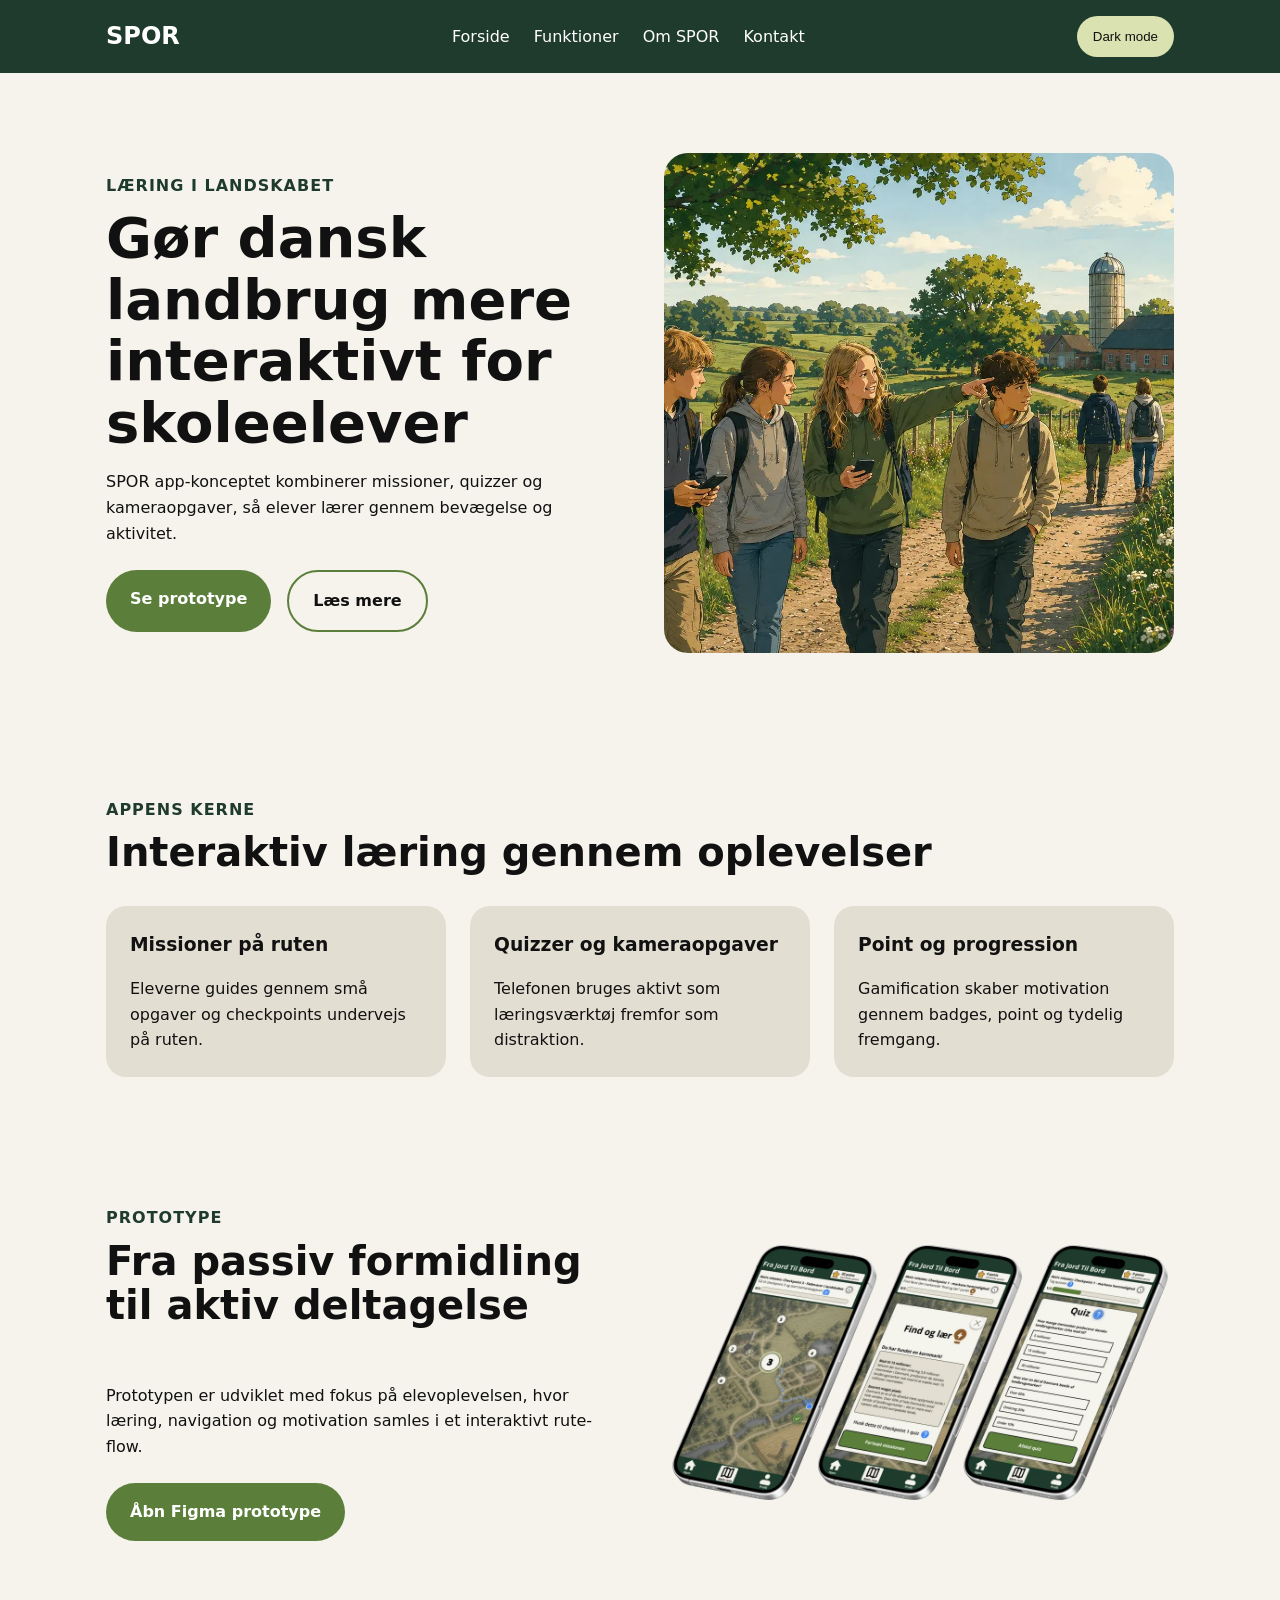
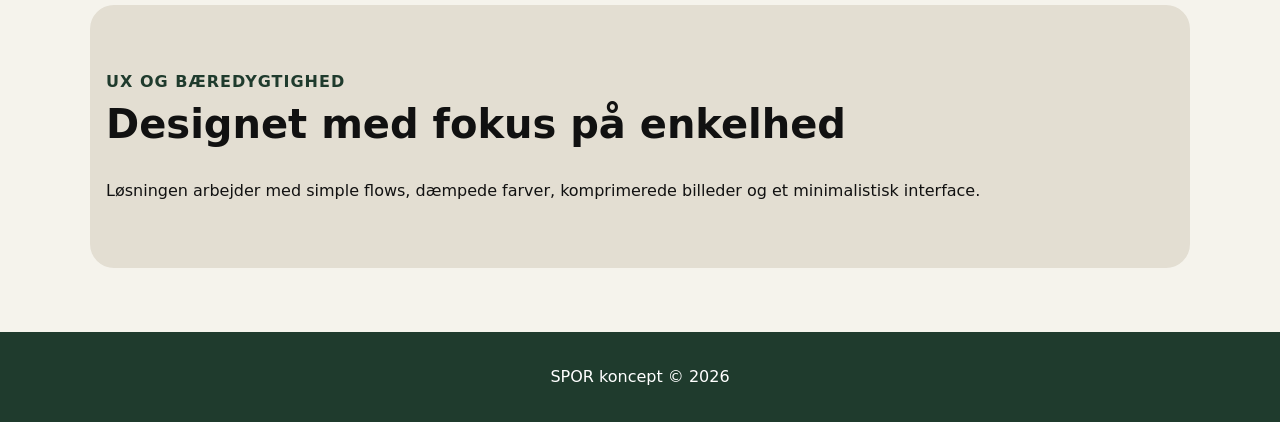
<file: Spor-landingpage-minify/index.html>
<!DOCTYPE html><html lang="da"><head><meta charset="UTF-8"><meta name="viewport" content="width=device-width,initial-scale=1"><meta name="description" content="SPOR er et interaktivt app-koncept der engagerer skoleelever i dansk landbrug gennem missioner, quizzer og læring i landskabet."><meta name="keywords" content="SPOR, UX design, dansk landbrug, læring, app, skoleelever, gamification"><meta name="author" content="Anton Panum Frees"><title>SPOR – Forside</title><link rel="stylesheet" href="style.css"><script src="script.js" defer="defer"></script></head><body><header class="header"><nav class="navbar"><a href="#" class="logo">SPOR</a><div class="navigation-links"><a href="index.html">Forside</a><a href="funktioner.html">Funktioner</a><a href="om-spor.html">Om SPOR</a><a href="kontakt.html">Kontakt</a></div><button class="tema-knap" id="tema-knap">Dark mode</button></nav></header><main><section class="forside"><div class="forside-tekst"><p class="lille-overskrift">Læring i landskabet</p><h1>Gør dansk landbrug mere interaktivt for skoleelever</h1><p class="forside-beskrivelse">SPOR app-konceptet kombinerer missioner, quizzer og kameraopgaver, så elever lærer gennem bevægelse og aktivitet.</p><div class="forside-knapper"><a href="https://www.figma.com/proto/ofaO7AwVZZghvjfAzsqQog/Eksamen-FINAL--design-?node-id=318-7901&viewport=-16473%2C-22818%2C0.53&t=eWBVIyCXeL3Astl9-1&scaling=scale-down&content-scaling=fixed&starting-point-node-id=318%3A7901&page-id=0%3A1" target="_blank" class="primaer-knap">Se prototype</a><a href="funktioner.html" class="sekundaer-knap">Læs mere</a></div></div><div class="forside-billede"><img src="billeder/Forside-billede.webp" alt="Skoleelever i naturen"></div></section><section id="funktioner" class="sektion"><div class="sektion-header"><p class="lille-overskrift">Appens kerne</p><h2>Interaktiv læring gennem oplevelser</h2></div><div class="funktion-grid"><article class="funktion-kort"><h3>Missioner på ruten</h3><p>Eleverne guides gennem små opgaver og checkpoints undervejs på ruten.</p></article><article class="funktion-kort"><h3>Quizzer og kameraopgaver</h3><p>Telefonen bruges aktivt som læringsværktøj fremfor som distraktion.</p></article><article class="funktion-kort"><h3>Point og progression</h3><p>Gamification skaber motivation gennem badges, point og tydelig fremgang.</p></article></div></section><section id="prototype" class="sektion prototype-sektion"><div><div class="sektion-header"><p class="lille-overskrift">Prototype</p><h2>Fra passiv formidling til aktiv deltagelse</h2></div><p>Prototypen er udviklet med fokus på elevoplevelsen, hvor læring, navigation og motivation samles i et interaktivt rute-flow.</p><a href="https://www.figma.com/proto/ofaO7AwVZZghvjfAzsqQog/Eksamen-FINAL--design-?node-id=318-7901&viewport=-16473%2C-22818%2C0.53&t=eWBVIyCXeL3Astl9-1&scaling=scale-down&content-scaling=fixed&starting-point-node-id=318%3A7901&page-id=0%3A1" target="_blank" class="primaer-knap">Åbn Figma prototype</a></div><div class="prototype-kort"><img src="billeder/prototype-billede1.webp" alt="Mockup af SPOR app prototype" loading="lazy"></div></section><section class="sektion baeredygtighed"><div class="sektion-header"><p class="lille-overskrift">UX og bæredygtighed</p><h2>Designet med fokus på enkelhed</h2></div><p>Løsningen arbejder med simple flows, dæmpede farver, komprimerede billeder og et minimalistisk interface.</p></section></main><footer class="footer" id="kontakt"><p>SPOR koncept © 2026</p></footer></body></html>
</file>
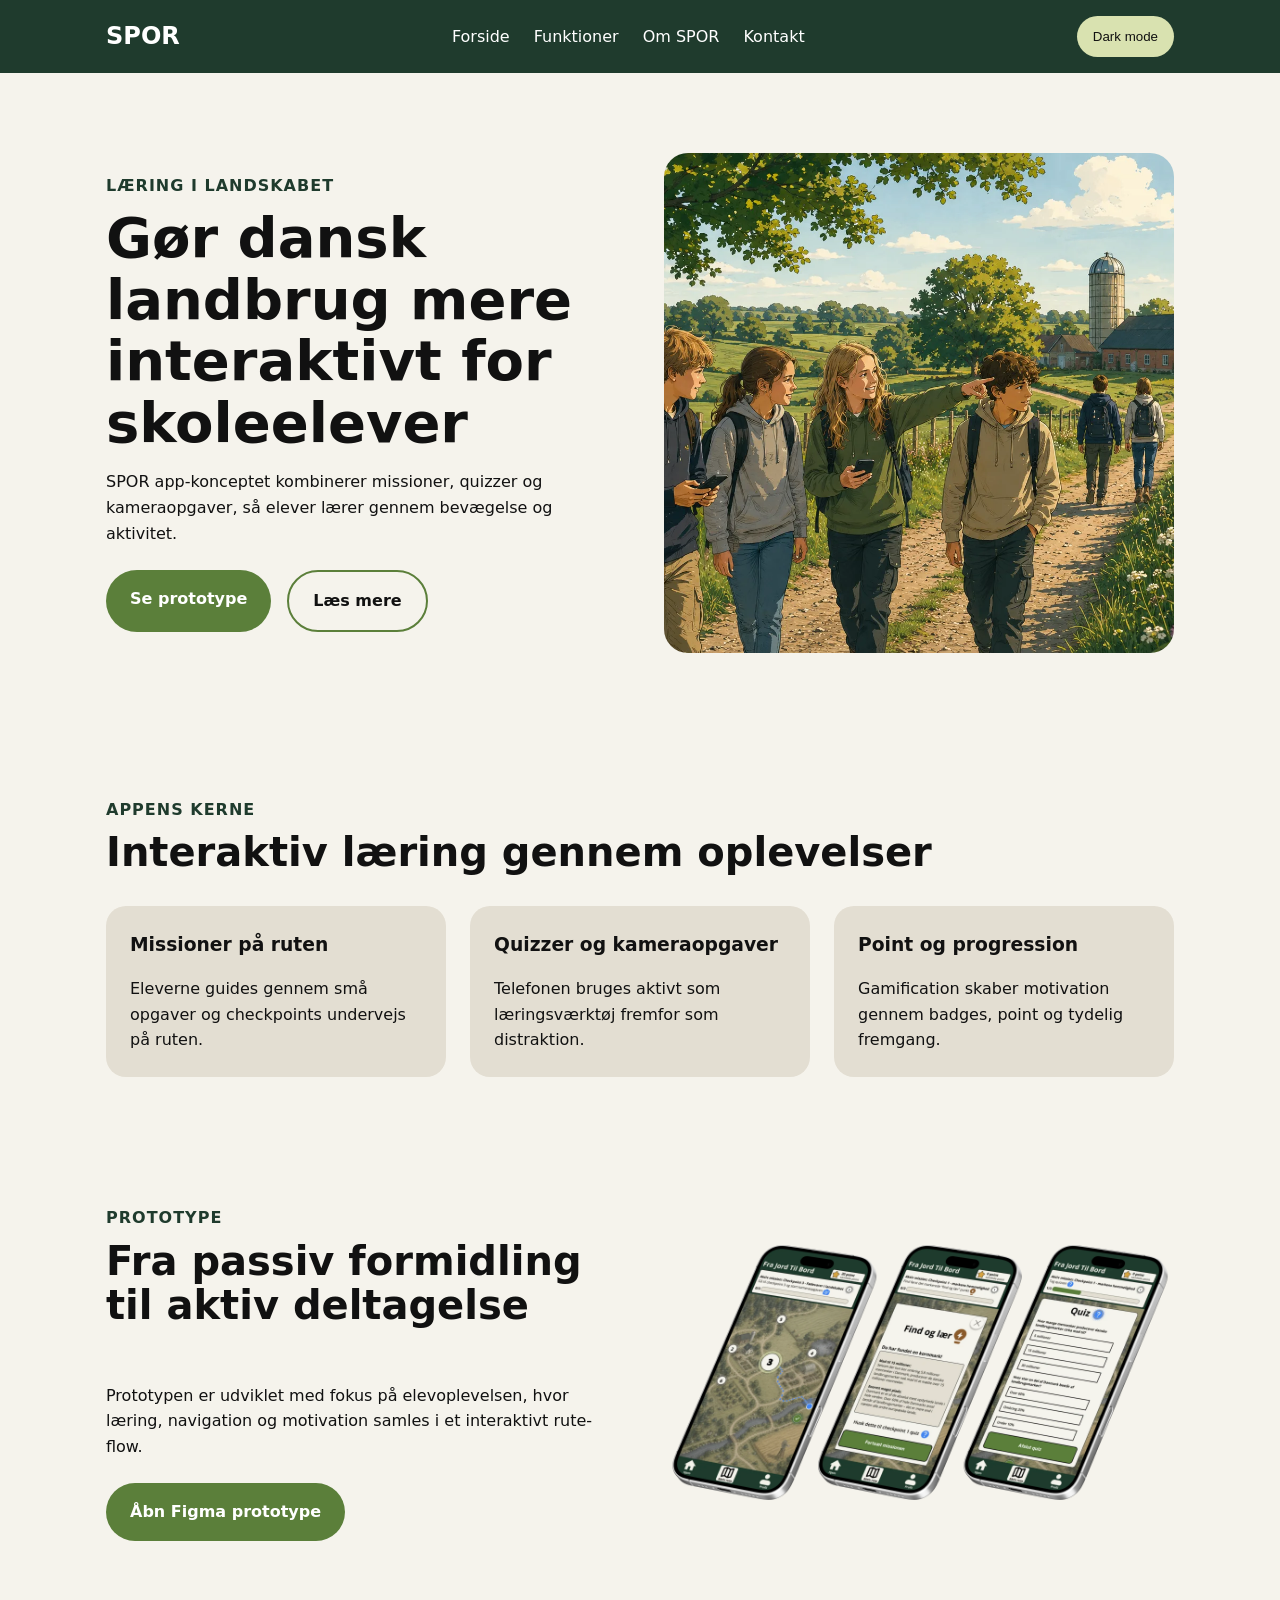
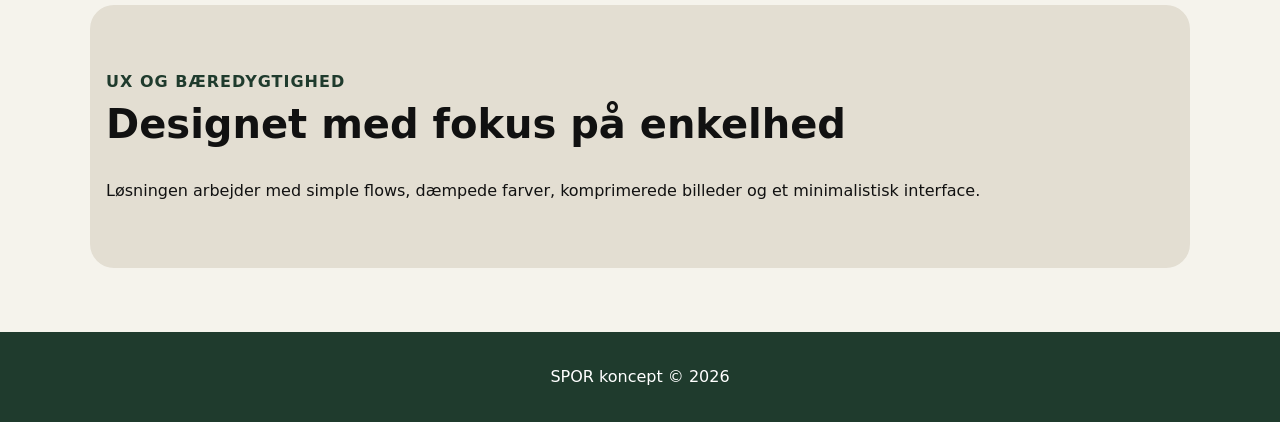
<file: Spor-landingpage/index.html>
<!DOCTYPE html>
<html lang="da">

<head>

  <!-- Tegnsæt så danske bogstaver fungerer -->
  <meta charset="UTF-8">

  <!-- Gør siden responsiv på mobil -->
  <meta name="viewport" content="width=device-width, initial-scale=1.0">

  <!-- SEO beskrivelse -->
  <meta name="description"
    content="SPOR er et interaktivt app-koncept der engagerer skoleelever i dansk landbrug gennem missioner, quizzer og læring i landskabet.">

  <!-- SEO keywords -->
  <meta name="keywords"
    content="SPOR, UX design, dansk landbrug, læring, app, skoleelever, gamification">

  <!-- Forfatter -->
  <meta name="author" content="Anton Panum Frees">

  <!-- Titel i browser-tab -->
  <title>SPOR – Funktioner</title>

  <!-- Forbinder HTML med stylesheet -->
  <link rel="stylesheet" href="style.css">

  <!-- Forbinder HTML med JavaScript-filen. "defer" gør at scriptet først kører efter HTML'en er loaded, så JavaScript sikkert kan finde elementerne på siden. -->
  <script src="script.js" defer></script>

</head>












<body>

  <!-- Header fungerer som den overordnede top-container omkring navigation/navbar -->
  <header class="header">

    <!-- Navigation -->
    <nav class="navbar">

      <!-- Logo -->
      <a href="#" class="logo">
        SPOR
      </a>

      <!-- Navigation links -->
      <div class="navigation-links">

        <a href="index.html">Forside</a>
        <a href="funktioner.html">Funktioner</a>
        <a href="om-spor.html">Om SPOR</a>
        <a href="kontakt.html">Kontakt</a>

      </div>

      <!-- Dark mode knap. ID bruges så JavaScript kan finde knappen og skifte mellem light/dark mode, mens jeg bruger class til styling i style.css -->
      <button class="tema-knap" id="tema-knap">
        Dark mode
      </button>

    </nav>

  </header>



  <!-- 
  Main indeholder sidens primære indhold.

  Navigation/header og footer ligger udenfor,
  da de ikke er selve hovedindholdet på siden.
  -->
  <main>

    <!-- ======================================== -->
    <!-- FORSIDE -->
    <!-- ======================================== -->

    <section class="forside">

      <!-- Forside tekst -->
      <div class="forside-tekst">

        <!-- Lille overskrift -->
        <p class="lille-overskrift">
          Læring i landskabet
        </p>

        <!-- Hovedoverskrift -->
        <h1>
          Gør dansk landbrug mere interaktivt for skoleelever
        </h1>

        <!-- Beskrivende tekst -->
        <p class="forside-beskrivelse">
          SPOR app-konceptet kombinerer missioner, quizzer og kameraopgaver,
          så elever lærer gennem bevægelse og aktivitet.
        </p>

        <!-- CTA knapper -->
        <div class="forside-knapper">

          <a href="https://www.figma.com/proto/ofaO7AwVZZghvjfAzsqQog/Eksamen-FINAL--design-?node-id=318-7901&viewport=-16473%2C-22818%2C0.53&t=eWBVIyCXeL3Astl9-1&scaling=scale-down&content-scaling=fixed&starting-point-node-id=318%3A7901&page-id=0%3A1" target="_blank" class="primaer-knap">
            Se prototype
          </a>

          <a href="funktioner.html" class="sekundaer-knap">
            Læs mere
          </a>

        </div>

      </div>

      <!-- Forside billede -->
      <div class="forside-billede">

        <img src="billeder/Forside-billede.webp" alt="Skoleelever i naturen">

      </div>

    </section>



    <!-- ======================================== -->
    <!-- FUNKTIONER SEKTION -->
    <!-- ======================================== -->

    <section id="funktioner" class="sektion">

      <!-- 
      Genbrugelig header til sektioner.

      Bruges så den grønne lille overskrift og h2
      får samme spacing på tværs af sektioner.
      -->
      <div class="sektion-header">

        <p class="lille-overskrift">
          Appens kerne
        </p>

        <h2>
          Interaktiv læring gennem oplevelser
        </h2>

      </div>

      <!-- Div bruges her som en generel container til layout/grid. Den har ikke eget indhold eller semantisk betydning, men holder styr på placeringen af feature-kortene. -->
      <div class="funktion-grid">

        <!-- Article bruges fordi kortet er selvstændigt indhold -->
        <article class="funktion-kort">

          <h3>Missioner på ruten</h3>

          <p>
            Eleverne guides gennem små opgaver og checkpoints undervejs på ruten.
          </p>

        </article>

        <article class="funktion-kort">

          <h3>Quizzer og kameraopgaver</h3>

          <p>
            Telefonen bruges aktivt som læringsværktøj fremfor som distraktion.
          </p>

        </article>

        <article class="funktion-kort">

          <h3>Point og progression</h3>

          <p>
            Gamification skaber motivation gennem badges, point og tydelig fremgang.
          </p>

        </article>

      </div>

    </section>



    <!-- ======================================== -->
    <!-- PROTOTYPE SEKTION -->
    <!-- ======================================== -->

    <section id="prototype" class="sektion prototype-sektion">

      <!-- Prototype tekst -->
      <div>

        <!-- 
        Genbrugelig header til sektioner.

        Samme struktur som "Appens kerne",
        så afstand mellem lille grøn overskrift og h2 bliver ens.
        -->
        <div class="sektion-header">

          <p class="lille-overskrift">
            Prototype
          </p>

          <h2>
            Fra passiv formidling til aktiv deltagelse
          </h2>

        </div>

        <!-- Beskrivende tekst -->
        <p>
          Prototypen er udviklet med fokus på elevoplevelsen, hvor læring,
          navigation og motivation samles i et interaktivt rute-flow.
        </p>

        <!-- CTA knap -->
        <a href="https://www.figma.com/proto/ofaO7AwVZZghvjfAzsqQog/Eksamen-FINAL--design-?node-id=318-7901&viewport=-16473%2C-22818%2C0.53&t=eWBVIyCXeL3Astl9-1&scaling=scale-down&content-scaling=fixed&starting-point-node-id=318%3A7901&page-id=0%3A1" target="_blank" class="primaer-knap">
          Åbn Figma prototype
        </a>

      </div>

      <!-- Prototype billede -->
      <div class="prototype-kort">

        <img src="billeder/prototype-billede1.webp" alt="Mockup af SPOR app prototype" loading="lazy">

      </div>

    </section>



    <!-- ======================================== -->
    <!-- BÆREDYGTIGHED SEKTION -->
    <!-- ======================================== -->

    <section class="sektion baeredygtighed">

      <!-- 
      Genbrugelig header til sektioner,
      så spacing matcher de andre sektioner.
      -->
      <div class="sektion-header">

        <p class="lille-overskrift">
          UX og bæredygtighed
        </p>

        <h2>
          Designet med fokus på enkelhed
        </h2>

      </div>

      <!-- Beskrivende tekst -->
      <p>
        Løsningen arbejder med simple flows, dæmpede farver,
        komprimerede billeder og et minimalistisk interface.
      </p>

    </section>

  </main>



  <!-- ======================================== -->
  <!-- FOOTER -->
  <!-- ======================================== -->

  <footer class="footer" id="kontakt">

    <p>
      SPOR koncept © 2026
    </p>

  </footer>

</body>

</html>
</file>
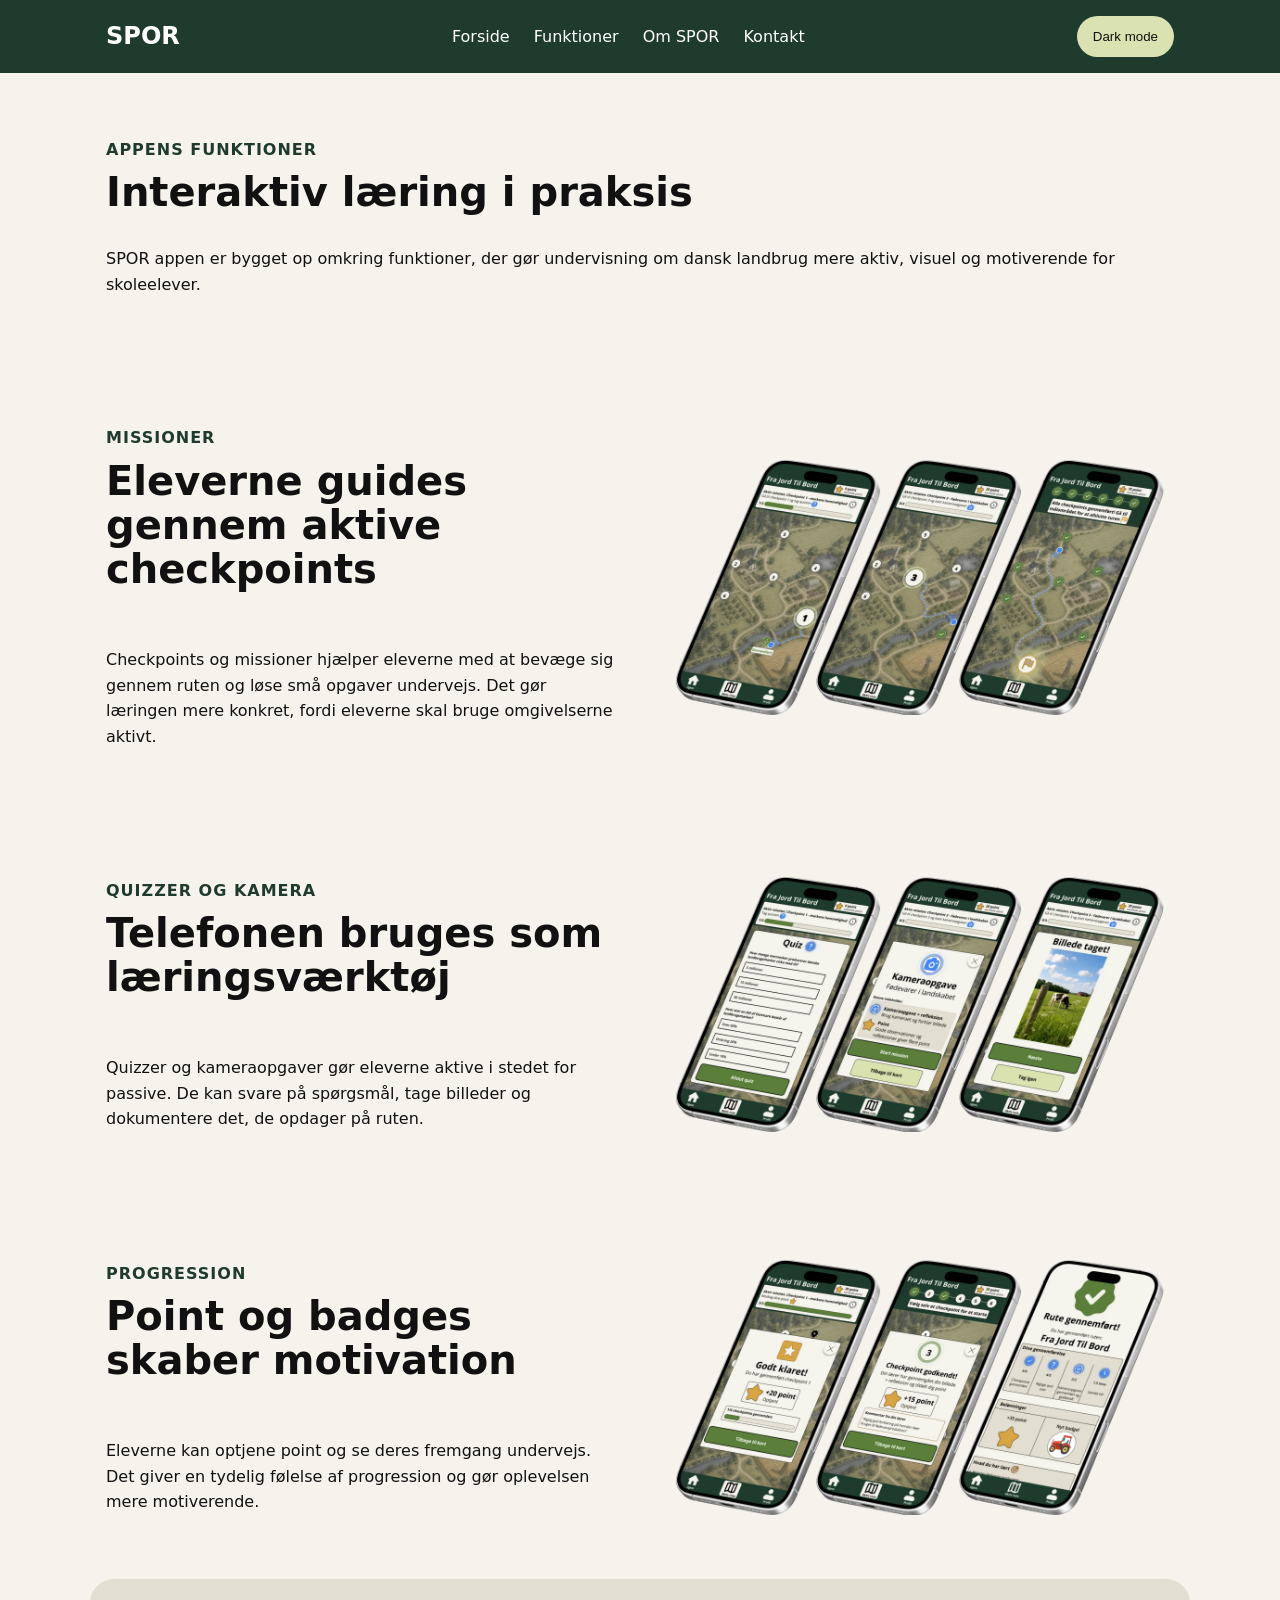
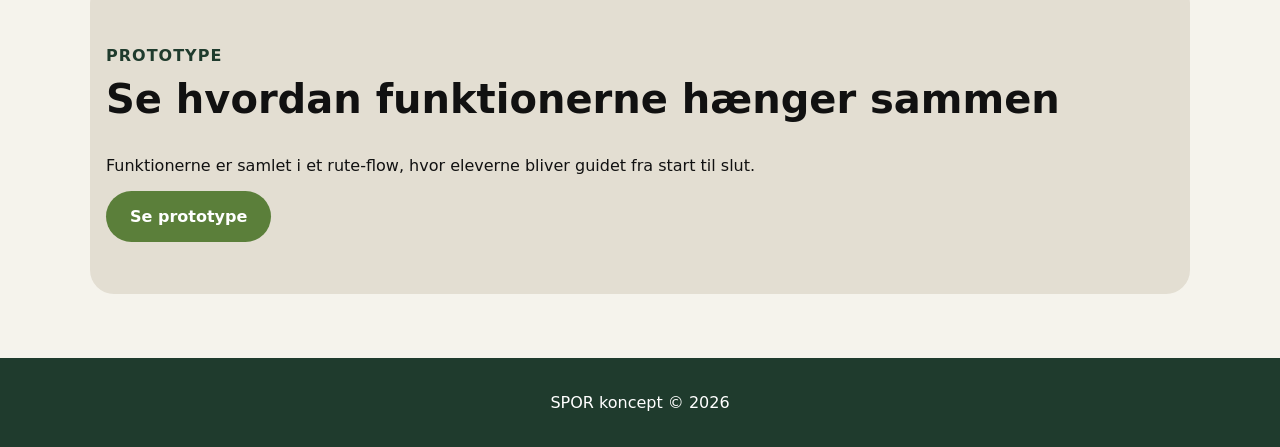
<file: Spor-landingpage-minify/funktioner.html>
<!DOCTYPE html><html lang="da"><head><meta charset="UTF-8"><meta name="viewport" content="width=device-width,initial-scale=1"><meta name="description" content="Læs mere om SPOR appens funktioner, hvor skoleelever lærer om dansk landbrug gennem missioner, quizzer, kameraopgaver og progression."><meta name="keywords" content="SPOR, funktioner, UX design, dansk landbrug, læring, app, skoleelever, gamification"><meta name="author" content="Anton Panum Frees"><title>SPOR – Funktioner</title><link rel="stylesheet" href="style.css"><script src="script.js" defer="defer"></script></head><body><header class="header"><nav class="navbar"><a href="index.html" class="logo">SPOR</a><div class="navigation-links"><a href="index.html">Forside</a><a href="funktioner.html">Funktioner</a><a href="om-spor.html">Om SPOR</a><a href="kontakt.html">Kontakt</a></div><button class="tema-knap" id="tema-knap">Dark mode</button></nav></header><main><section class="sektion"><div class="sektion-header"><p class="lille-overskrift">Appens funktioner</p><h2>Interaktiv læring i praksis</h2></div><p>SPOR appen er bygget op omkring funktioner, der gør undervisning om dansk landbrug mere aktiv, visuel og motiverende for skoleelever.</p></section><section class="sektion prototype-sektion"><div><div class="sektion-header"><p class="lille-overskrift">Missioner</p><h2>Eleverne guides gennem aktive checkpoints</h2></div><p>Checkpoints og missioner hjælper eleverne med at bevæge sig gennem ruten og løse små opgaver undervejs. Det gør læringen mere konkret, fordi eleverne skal bruge omgivelserne aktivt.</p></div><div class="prototype-kort"><img src="billeder/prototype-billede2.webp" alt="Mockup af missioner i SPOR appen" loading="lazy"></div></section><section class="sektion prototype-sektion"><div><div class="sektion-header"><p class="lille-overskrift">Quizzer og kamera</p><h2>Telefonen bruges som læringsværktøj</h2></div><p>Quizzer og kameraopgaver gør eleverne aktive i stedet for passive. De kan svare på spørgsmål, tage billeder og dokumentere det, de opdager på ruten.</p></div><div class="prototype-kort"><img src="billeder/prototype-billede3.webp" alt="Mockup af quizzer og kameraopgaver i SPOR appen" loading="lazy"></div></section><section class="sektion prototype-sektion"><div><div class="sektion-header"><p class="lille-overskrift">Progression</p><h2>Point og badges skaber motivation</h2></div><p>Eleverne kan optjene point og se deres fremgang undervejs. Det giver en tydelig følelse af progression og gør oplevelsen mere motiverende.</p></div><div class="prototype-kort"><img src="billeder/prototype-billede4.webp" alt="Mockup af point og progression i SPOR appen" loading="lazy"></div></section><section class="sektion baeredygtighed"><div class="sektion-header"><p class="lille-overskrift">Prototype</p><h2>Se hvordan funktionerne hænger sammen</h2></div><p>Funktionerne er samlet i et rute-flow, hvor eleverne bliver guidet fra start til slut.</p><br><a href="https://www.figma.com/proto/ofaO7AwVZZghvjfAzsqQog/Eksamen-FINAL--design-?node-id=318-7901&viewport=-16473%2C-22818%2C0.53&t=eWBVIyCXeL3Astl9-1&scaling=scale-down&content-scaling=fixed&starting-point-node-id=318%3A7901&page-id=0%3A1" class="primaer-knap" target="_blank">Se prototype</a></section></main><footer class="footer" id="kontakt"><p>SPOR koncept © 2026</p></footer></body></html>
</file>
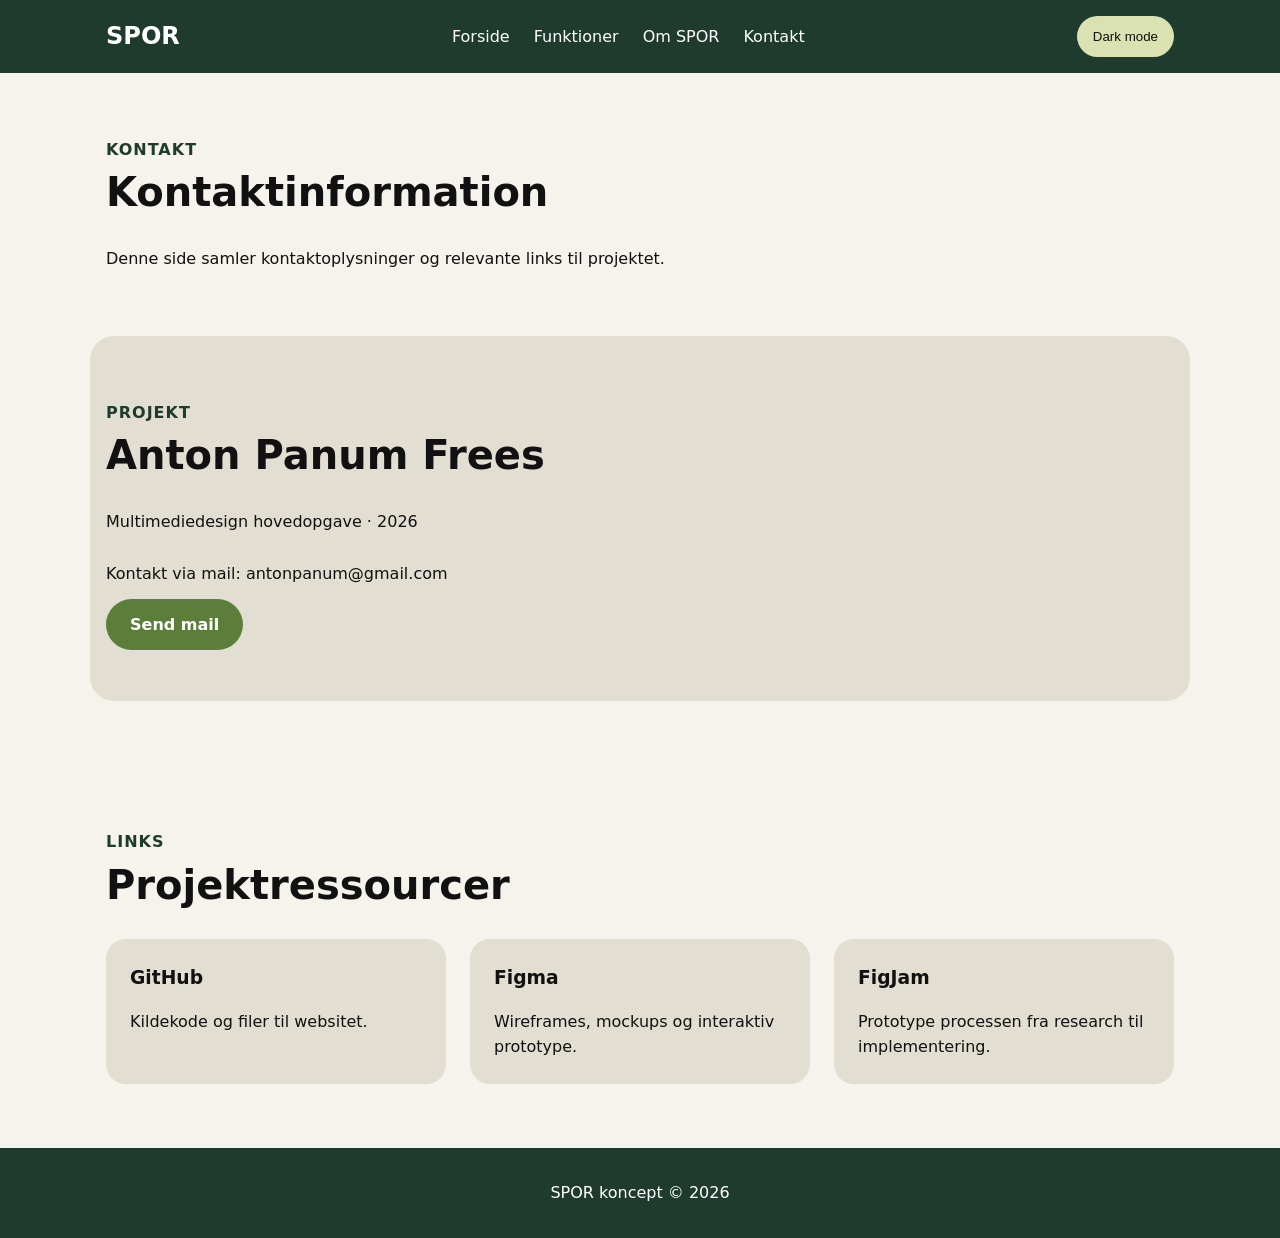
<file: Spor-landingpage-minify/kontakt.html>
<!DOCTYPE html><html lang="da"><head><meta charset="UTF-8"><meta name="viewport" content="width=device-width,initial-scale=1"><meta name="description" content="Kontaktinformation for SPOR konceptprojektet udviklet som en multimediedesign hovedopgave."><meta name="keywords" content="SPOR, kontakt, multimediedesign, UX design, frontend, hovedopgave"><meta name="author" content="Anton Panum Frees"><title>SPOR – Kontakt</title><link rel="stylesheet" href="style.css"><script src="script.js" defer="defer"></script></head><body><header class="header"><nav class="navbar"><a href="index.html" class="logo">SPOR</a><div class="navigation-links"><a href="index.html">Forside</a><a href="funktioner.html">Funktioner</a><a href="om-spor.html">Om SPOR</a><a href="kontakt.html">Kontakt</a></div><button class="tema-knap" id="tema-knap">Dark mode</button></nav></header><main><section class="sektion"><div class="sektion-header"><p class="lille-overskrift">Kontakt</p><h2>Kontaktinformation</h2></div><p>Denne side samler kontaktoplysninger og relevante links til projektet.</p></section><section class="sektion baeredygtighed"><div class="sektion-header"><p class="lille-overskrift">Projekt</p><h2>Anton Panum Frees</h2></div><p>Multimediedesign hovedopgave · 2026</p><br><p>Kontakt via mail: antonpanum@gmail.com</p><br><a href="mailto:antonpanum@gmail.com" class="primaer-knap">Send mail</a></section><section class="sektion"><div class="sektion-header"><p class="lille-overskrift">Links</p><h2>Projektressourcer</h2></div><div class="funktion-grid"><a href="https://github.com/Panum4/Hovedopgave-kode" class="funktion-kort" target="_blank" rel="noopener noreferrer"><h3>GitHub</h3><p>Kildekode og filer til websitet.</p></a><a href="https://www.figma.com/design/ofaO7AwVZZghvjfAzsqQog/Eksamen-FINAL--design-?node-id=0-1&t=6WthLefmYQGV4NJq-1" class="funktion-kort" target="_blank" rel="noopener noreferrer"><h3>Figma</h3><p>Wireframes, mockups og interaktiv prototype.</p></a><a href="https://www.figma.com/board/Rt7FRgnO9jkcNlyEEGijYx/Eksamen-FINAL?node-id=0-1&t=QSBxwUrLxhzc8lie-1" class="funktion-kort" target="_blank" rel="noopener noreferrer"><h3>FigJam</h3><p>Prototype processen fra research til implementering.</p></a></div></section></main><footer class="footer"><p>SPOR koncept © 2026</p></footer></body></html>
</file>
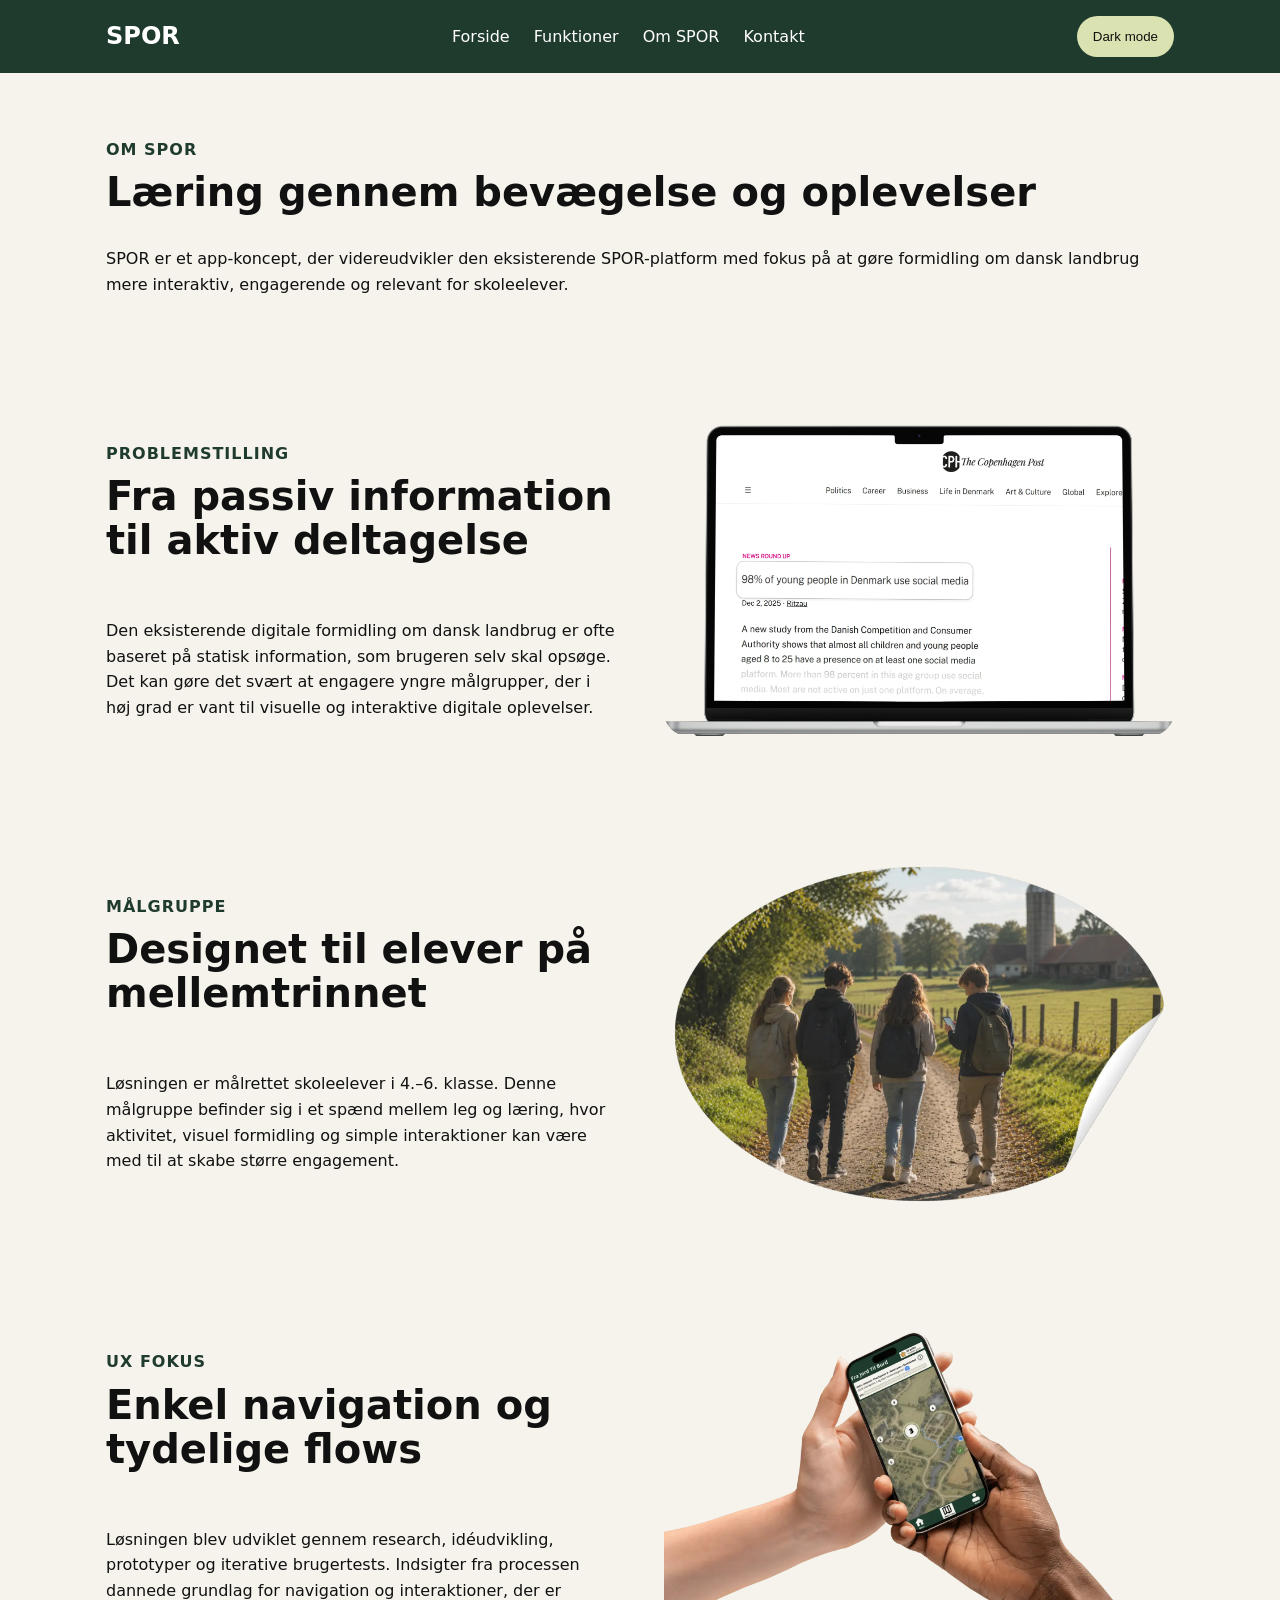
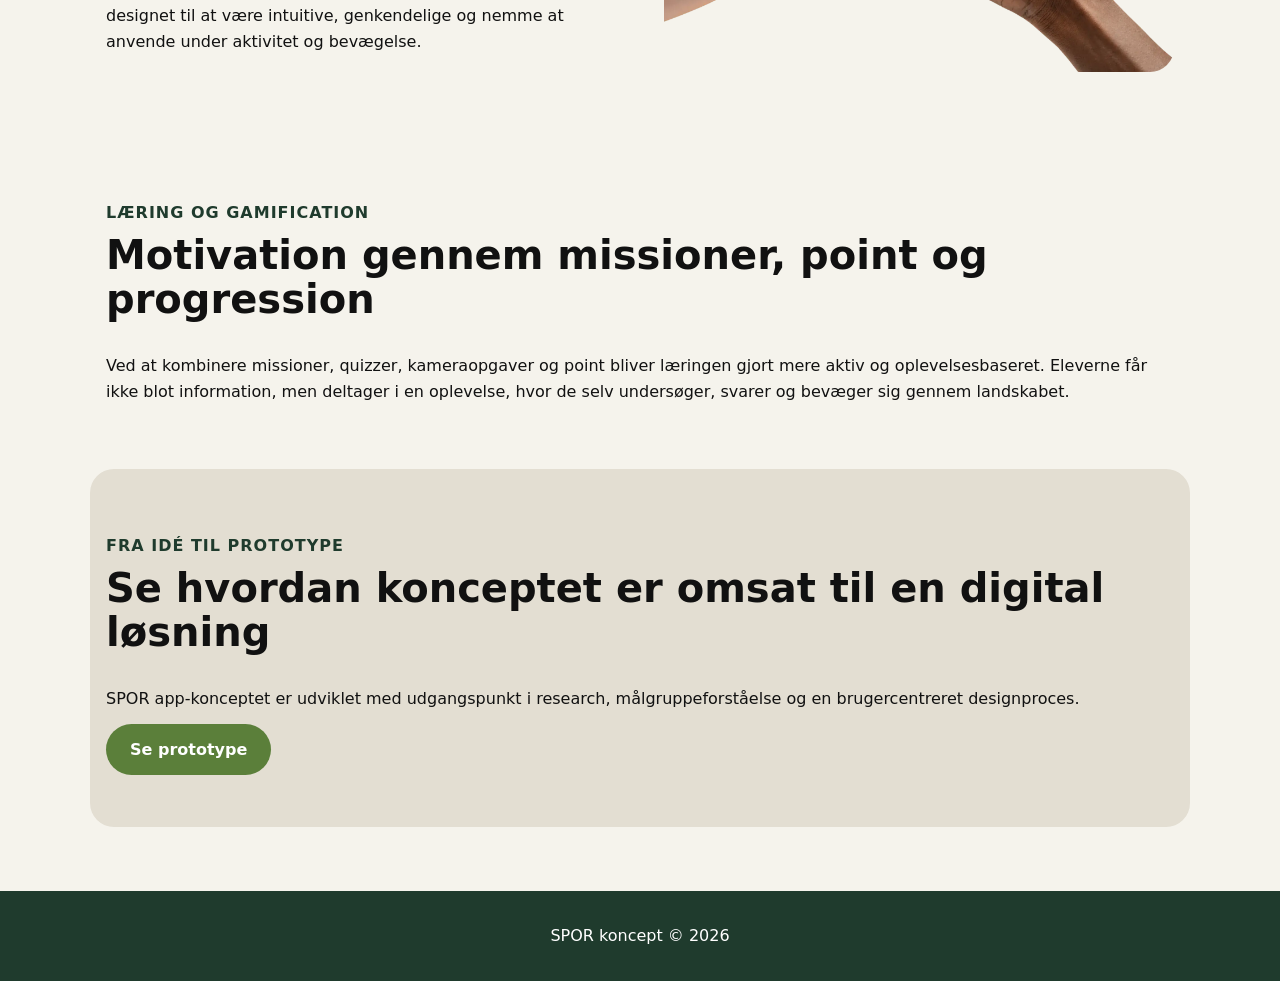
<file: Spor-landingpage-minify/om-spor.html>
<!DOCTYPE html><html lang="da"><head><meta charset="UTF-8"><meta name="viewport" content="width=device-width,initial-scale=1"><meta name="description" content="Læs om tankerne bag SPOR app-konceptet, målgruppen og hvordan løsningen kombinerer læring, bevægelse og digital interaktion."><meta name="keywords" content="SPOR, dansk landbrug, UX design, læring, skoleelever, interaktiv læring, gamification"><meta name="author" content="Anton Panum Frees"><title>SPOR – Om SPOR</title><link rel="stylesheet" href="style.css"><script src="script.js" defer="defer"></script></head><body><header class="header"><nav class="navbar"><a href="index.html" class="logo">SPOR</a><div class="navigation-links"><a href="index.html">Forside</a><a href="funktioner.html">Funktioner</a><a href="om-spor.html">Om SPOR</a><a href="kontakt.html">Kontakt</a></div><button class="tema-knap" id="tema-knap">Dark mode</button></nav></header><main><section class="sektion"><div class="sektion-header"><p class="lille-overskrift">Om SPOR</p><h2>Læring gennem bevægelse og oplevelser</h2></div><p>SPOR er et app-koncept, der videreudvikler den eksisterende SPOR-platform med fokus på at gøre formidling om dansk landbrug mere interaktiv, engagerende og relevant for skoleelever.</p></section><section class="sektion prototype-sektion"><div><div class="sektion-header"><p class="lille-overskrift">Problemstilling</p><h2>Fra passiv information til aktiv deltagelse</h2></div><p>Den eksisterende digitale formidling om dansk landbrug er ofte baseret på statisk information, som brugeren selv skal opsøge. Det kan gøre det svært at engagere yngre målgrupper, der i høj grad er vant til visuelle og interaktive digitale oplevelser.</p></div><div class="prototype-kort"><img src="billeder/spor.sekundaer-research.webp" alt="research om målgruppen (skoleelever på mellemtrinnet) og deres digitale vaner" loading="lazy"></div></section><section class="sektion prototype-sektion"><div><div class="sektion-header"><p class="lille-overskrift">Målgruppe</p><h2>Designet til elever på mellemtrinnet</h2></div><p>Løsningen er målrettet skoleelever i 4.–6. klasse. Denne målgruppe befinder sig i et spænd mellem leg og læring, hvor aktivitet, visuel formidling og simple interaktioner kan være med til at skabe større engagement.</p></div><div class="prototype-kort"><img src="billeder/spor.målgruppe.webp" alt="Skoleelever på mellemtrinnet i naturen" loading="lazy"></div></section><section class="sektion prototype-sektion"><div><div class="sektion-header"><p class="lille-overskrift">UX fokus</p><h2>Enkel navigation og tydelige flows</h2></div><p>Løsningen blev udviklet gennem research, idéudvikling, prototyper og iterative brugertests. Indsigter fra processen dannede grundlag for navigation og interaktioner, der er designet til at være intuitive, genkendelige og nemme at anvende under aktivitet og bevægelse.</p></div><div class="prototype-kort"><img src="billeder/spor.ux-fokus.webp" alt="Mockup af SPOR appens UX fokus på enkelhed og tydelige flows" loading="lazy"></div></section><section class="sektion"><div class="sektion-header"><p class="lille-overskrift">Læring og gamification</p><h2>Motivation gennem missioner, point og progression</h2></div><p>Ved at kombinere missioner, quizzer, kameraopgaver og point bliver læringen gjort mere aktiv og oplevelsesbaseret. Eleverne får ikke blot information, men deltager i en oplevelse, hvor de selv undersøger, svarer og bevæger sig gennem landskabet.</p></section><section class="sektion baeredygtighed"><div class="sektion-header"><p class="lille-overskrift">Fra idé til prototype</p><h2>Se hvordan konceptet er omsat til en digital løsning</h2></div><p>SPOR app-konceptet er udviklet med udgangspunkt i research, målgruppeforståelse og en brugercentreret designproces.</p><br><a href="https://www.figma.com/proto/ofaO7AwVZZghvjfAzsqQog/Eksamen-FINAL--design-?page-id=0%3A1&node-id=318-8510&viewport=-16473%2C-22818%2C0.53&t=YTP2ItPjMyg0fn0F-1&scaling=scale-down&content-scaling=fixed&starting-point-node-id=318%3A7901" target="_blank" class="primaer-knap">Se prototype</a></section></main><footer class="footer"><p>SPOR koncept © 2026</p></footer></body></html>
</file>
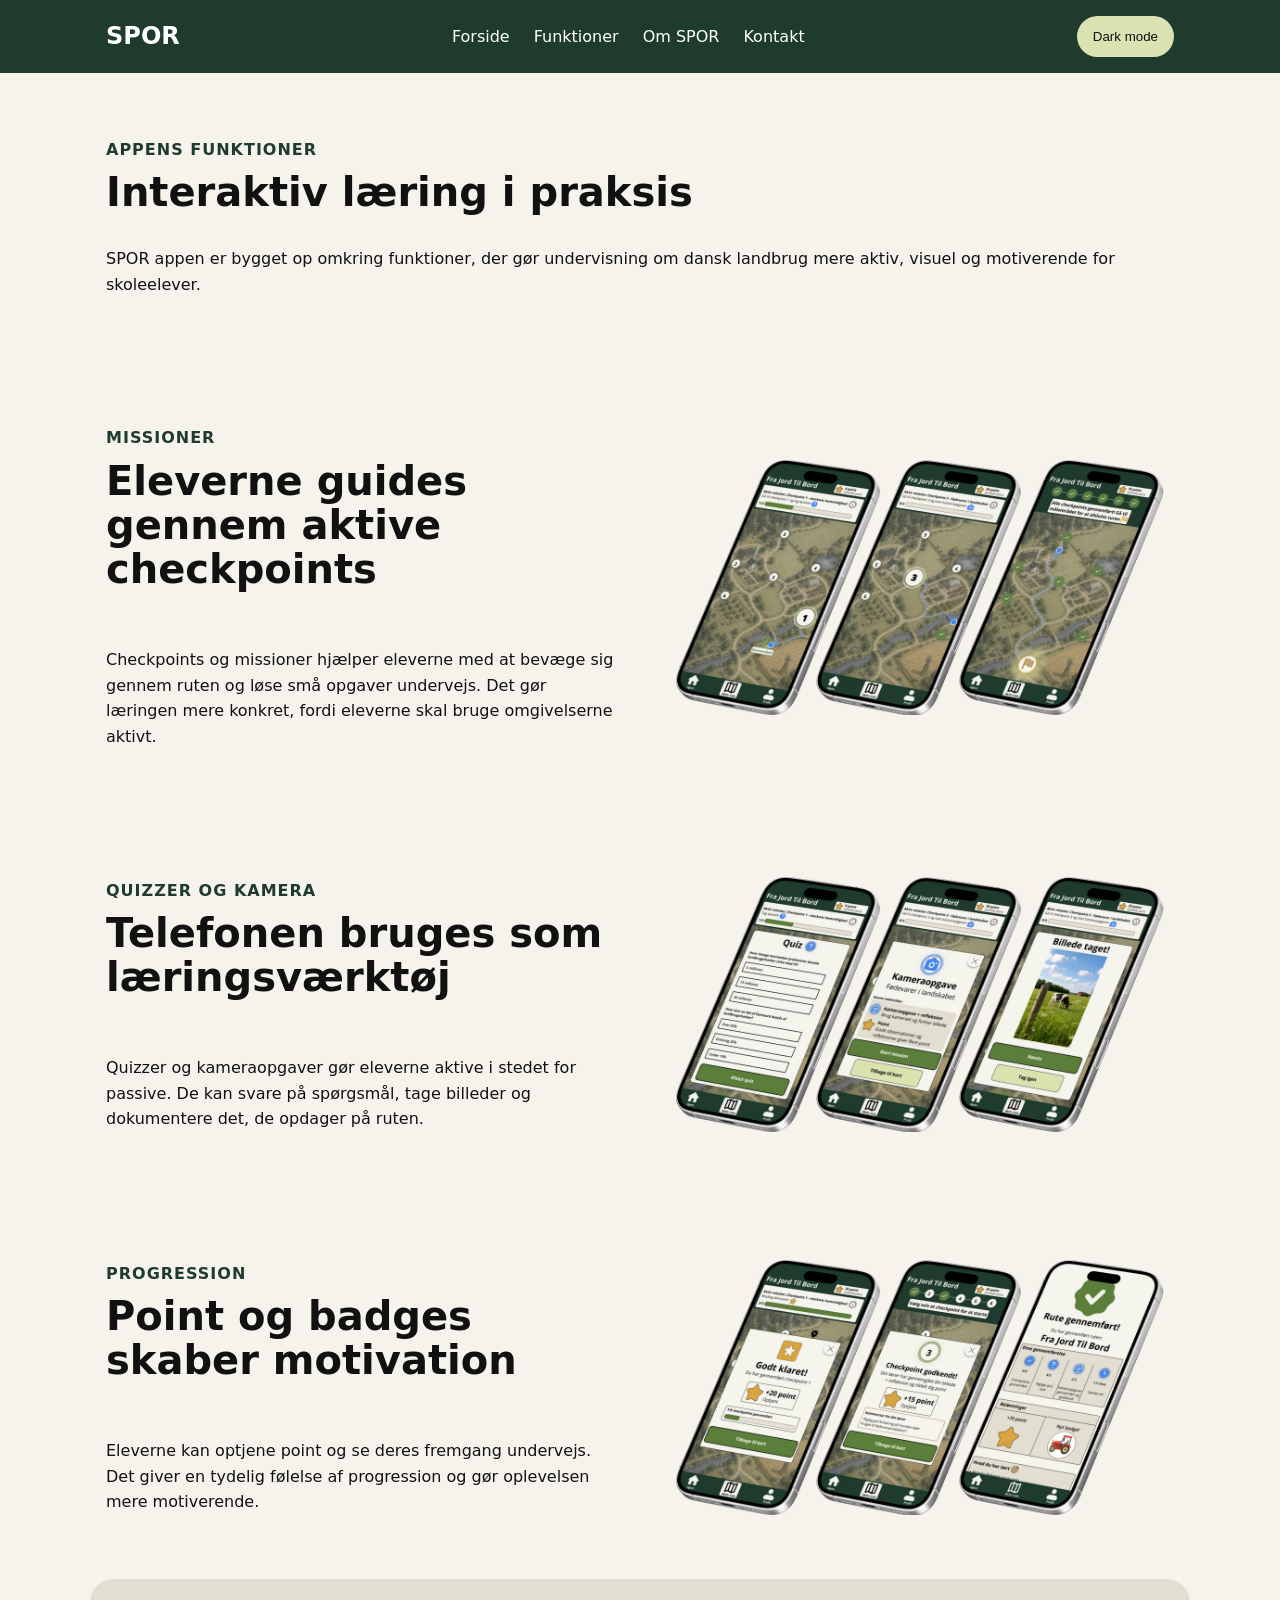
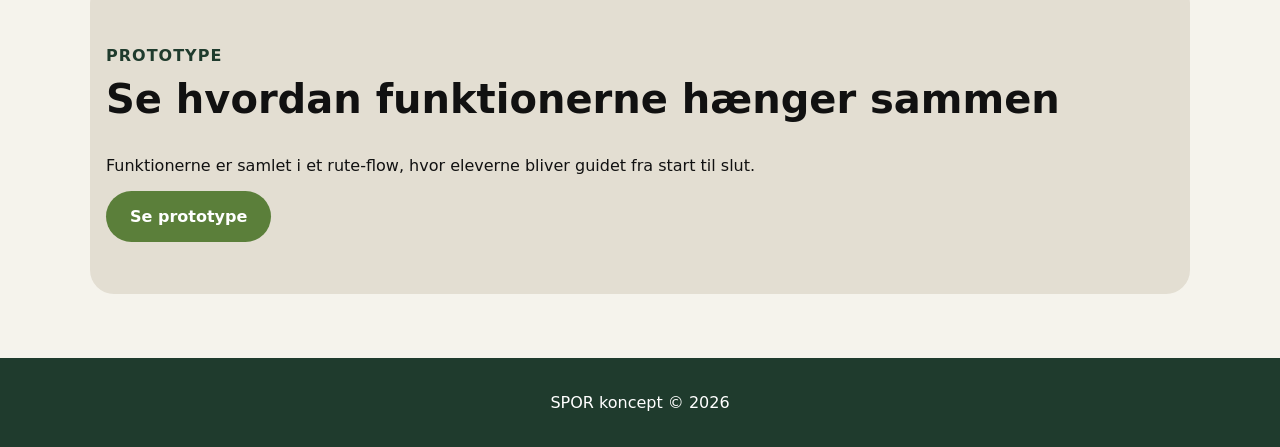
<file: Spor-landingpage/funktioner.html>
<!DOCTYPE html>
<html lang="da">

<head>

  <!-- Tegnsæt så danske bogstaver fungerer -->
  <meta charset="UTF-8">

  <!-- Gør siden responsiv på mobil -->
  <meta name="viewport" content="width=device-width, initial-scale=1.0">

  <!-- SEO beskrivelse -->
  <meta name="description"
    content="Læs mere om SPOR appens funktioner, hvor skoleelever lærer om dansk landbrug gennem missioner, quizzer, kameraopgaver og progression.">

  <!-- SEO keywords -->
  <meta name="keywords"
    content="SPOR, funktioner, UX design, dansk landbrug, læring, app, skoleelever, gamification">

  <!-- Forfatter -->
  <meta name="author" content="Anton Panum Frees">

  <!-- Titel i browser-tab -->
  <title>SPOR – Funktioner</title>

  <!-- Forbinder HTML med stylesheet -->
  <link rel="stylesheet" href="style.css">

  <!-- Forbinder HTML med JavaScript. Defer gør at scriptet først kører efter HTML'en er loaded. -->
  <script src="script.js" defer></script>

</head>

<body>

  <!-- Header fungerer som den overordnede top-container omkring navigation/navbar -->
  <header class="header">

    <!-- Navigation -->
    <nav class="navbar">

      <!-- Logo -->
      <a href="index.html" class="logo">
        SPOR
      </a>

      <!-- Navigation links -->
      <div class="navigation-links">

        <a href="index.html">Forside</a>
        <a href="funktioner.html">Funktioner</a>
        <a href="om-spor.html">Om SPOR</a>
        <a href="kontakt.html">Kontakt</a>

      </div>

      <!-- Dark mode knap -->
      <button class="tema-knap" id="tema-knap">
        Dark mode
      </button>

    </nav>

  </header>



  <!-- Main indeholder sidens primære indhold -->
  <main>

    <!-- ======================================== -->
    <!-- SIDE INTRO -->
    <!-- ======================================== -->

    <section class="sektion">

      <!-- Genbrugelig header til sektioner -->
      <div class="sektion-header">

        <p class="lille-overskrift">
          Appens funktioner
        </p>

        <h2>
          Interaktiv læring i praksis
        </h2>

      </div>

      <p>
        SPOR appen er bygget op omkring funktioner, der gør undervisning om dansk landbrug mere aktiv,
        visuel og motiverende for skoleelever.
      </p>

    </section>



    <!-- ======================================== -->
    <!-- MISSIONER -->
    <!-- ======================================== -->

    <section class="sektion prototype-sektion">

      <!-- Tekst indhold -->
      <div>

        <div class="sektion-header">

          <p class="lille-overskrift">
            Missioner
          </p>

          <h2>
            Eleverne guides gennem aktive checkpoints
          </h2>

        </div>

        <p>
          Checkpoints og missioner hjælper eleverne med at bevæge sig gennem ruten og løse små opgaver undervejs.
          Det gør læringen mere konkret, fordi eleverne skal bruge omgivelserne aktivt.
        </p>

      </div>

      <!-- Billede -->
      <div class="prototype-kort">

        <img src="billeder/prototype-billede2.webp" alt="Mockup af missioner i SPOR appen" loading="lazy">

      </div>

    </section>



    <!-- ======================================== -->
    <!-- QUIZZER OG KAMERAOPGAVER -->
    <!-- ======================================== -->

    <section class="sektion prototype-sektion">

      <!-- Tekst indhold -->
      <div>

        <div class="sektion-header">

          <p class="lille-overskrift">
            Quizzer og kamera
          </p>

          <h2>
            Telefonen bruges som læringsværktøj
          </h2>

        </div>

        <p>
          Quizzer og kameraopgaver gør eleverne aktive i stedet for passive.
          De kan svare på spørgsmål, tage billeder og dokumentere det, de opdager på ruten.
        </p>

      </div>

      <!-- Billede -->
      <div class="prototype-kort">

        <img src="billeder/prototype-billede3.webp" alt="Mockup af quizzer og kameraopgaver i SPOR appen" loading="lazy">

      </div>

    </section>



    <!-- ======================================== -->
    <!-- POINT OG PROGRESSION -->
    <!-- ======================================== -->

    <section class="sektion prototype-sektion">

      <!-- Tekst indhold -->
      <div>

        <div class="sektion-header">

          <p class="lille-overskrift">
            Progression
          </p>

          <h2>
            Point og badges skaber motivation
          </h2>

        </div>

        <p>
          Eleverne kan optjene point og se deres fremgang undervejs.
          Det giver en tydelig følelse af progression og gør oplevelsen mere motiverende.
        </p>

      </div>

      <!-- Billede -->
      <div class="prototype-kort">

        <img src="billeder/prototype-billede4.webp" alt="Mockup af point og progression i SPOR appen" loading="lazy">

      </div>

    </section>



    <!-- ======================================== -->
    <!-- AFSLUTTENDE CTA -->
    <!-- ======================================== -->

    <section class="sektion baeredygtighed">

      <div class="sektion-header">

        <p class="lille-overskrift">
          Prototype
        </p>

        <h2>
          Se hvordan funktionerne hænger sammen
        </h2>

      </div>

      <p>
        Funktionerne er samlet i et rute-flow, hvor eleverne bliver guidet fra start til slut.
      </p>

      <br>

      <a href="https://www.figma.com/proto/ofaO7AwVZZghvjfAzsqQog/Eksamen-FINAL--design-?node-id=318-7901&viewport=-16473%2C-22818%2C0.53&t=eWBVIyCXeL3Astl9-1&scaling=scale-down&content-scaling=fixed&starting-point-node-id=318%3A7901&page-id=0%3A1" class="primaer-knap" target="_blank">
        Se prototype
      </a>

    </section>

  </main>



  <!-- ======================================== -->
  <!-- FOOTER -->
  <!-- ======================================== -->

  <footer class="footer" id="kontakt">

    <p>
      SPOR koncept © 2026
    </p>

  </footer>

</body>

</html>
</file>
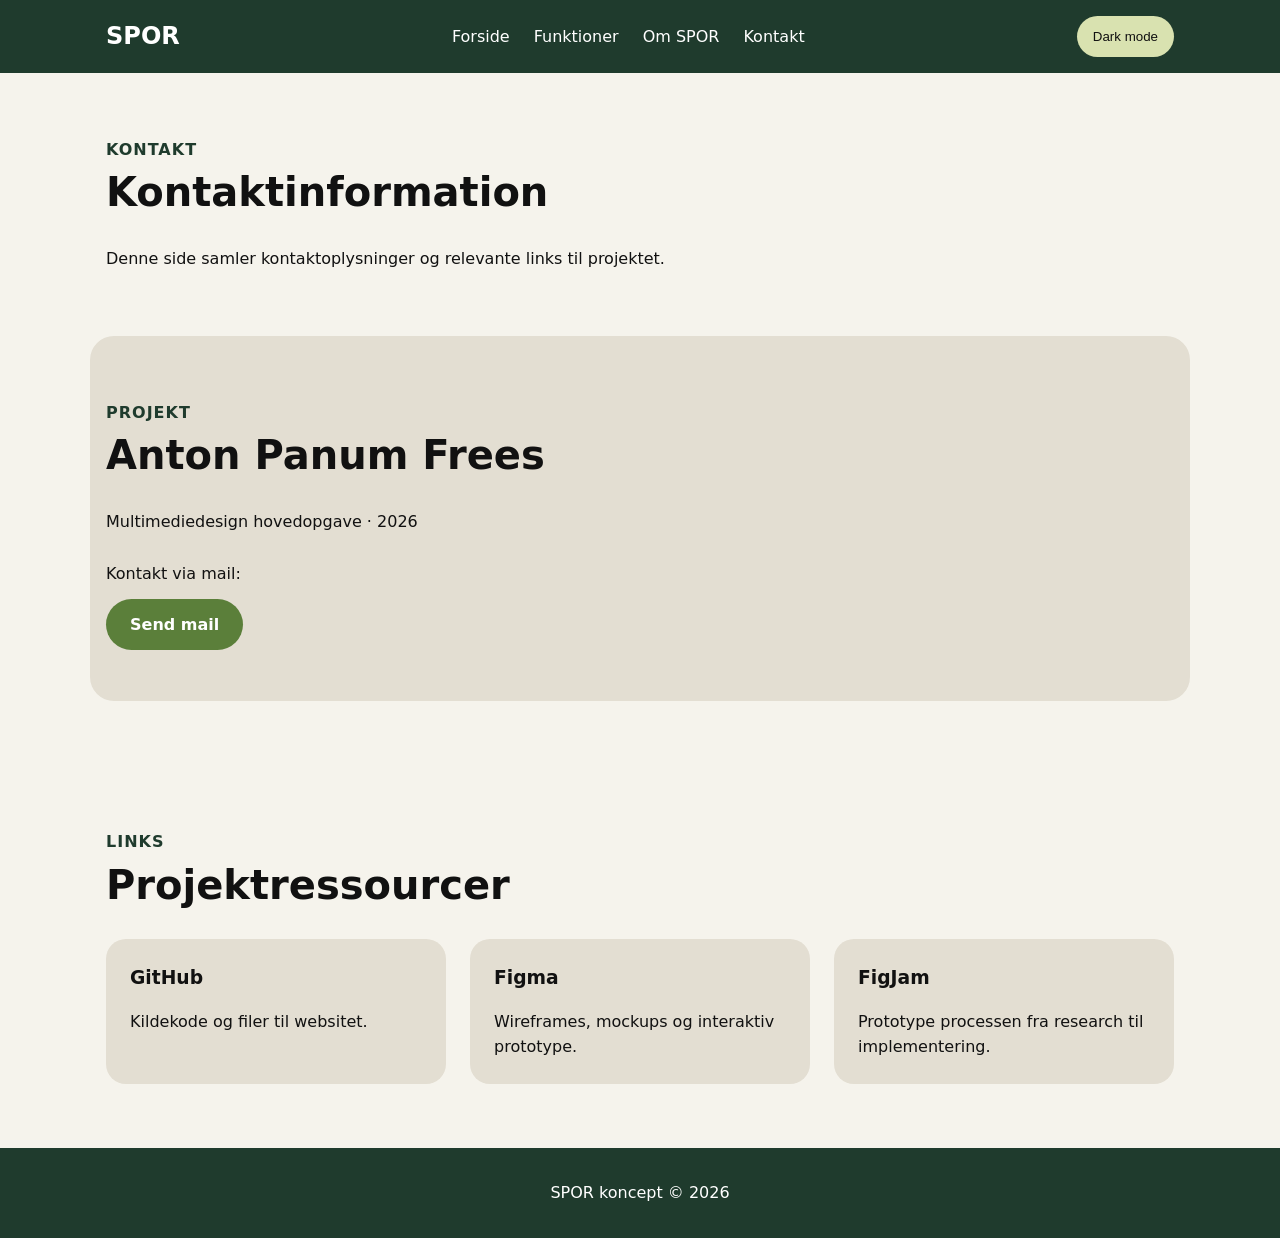
<file: Spor-landingpage/kontakt.html>
<!DOCTYPE html>
<html lang="da">

<head>

  <!-- Tegnsæt så danske bogstaver fungerer -->
  <meta charset="UTF-8">

  <!-- Gør siden responsiv på mobil -->
  <meta name="viewport" content="width=device-width, initial-scale=1.0">

  <!-- SEO beskrivelse -->
  <meta name="description"
    content="Kontaktinformation for SPOR konceptprojektet udviklet som en multimediedesign hovedopgave.">

  <!-- SEO keywords -->
  <meta name="keywords"
    content="SPOR, kontakt, multimediedesign, UX design, frontend, hovedopgave">

  <!-- Forfatter -->
  <meta name="author" content="Anton Panum Frees">

  <!-- Titel i browser-tab -->
  <title>SPOR – Kontakt</title>

  <!-- Forbinder HTML med stylesheet -->
  <link rel="stylesheet" href="style.css">

  <!-- Forbinder HTML med JavaScript. Defer gør at scriptet først kører efter HTML'en er loaded. -->
  <script src="script.js" defer></script>

</head>

<body>

  <!-- Header fungerer som den overordnede top-container omkring navigation/navbar -->
  <header class="header">

    <!-- Navigation -->
    <nav class="navbar">

      <!-- Logo -->
      <a href="index.html" class="logo">
        SPOR
      </a>

      <!-- Navigation links -->
      <div class="navigation-links">

        <a href="index.html">Forside</a>
        <a href="funktioner.html">Funktioner</a>
        <a href="om-spor.html">Om SPOR</a>
        <a href="kontakt.html">Kontakt</a>

      </div>

      <!-- Dark mode knap -->
      <button class="tema-knap" id="tema-knap">
        Dark mode
      </button>

    </nav>

  </header>



  <!-- Main indeholder sidens primære indhold -->
  <main>

    <!-- ======================================== -->
    <!-- KONTAKT INTRO -->
    <!-- ======================================== -->

    <section class="sektion">

      <!-- Genbrugelig header til sektioner -->
      <div class="sektion-header">

        <p class="lille-overskrift">
          Kontakt
        </p>

        <h2>
          Kontaktinformation
        </h2>

      </div>

      <p>
        Denne side samler kontaktoplysninger og relevante links til projektet.
      </p>

    </section>



    <!-- ======================================== -->
    <!-- KONTAKT OPLYSNINGER -->
    <!-- ======================================== -->

    <section class="sektion baeredygtighed">

      <div class="sektion-header">

        <p class="lille-overskrift">
          Projekt
        </p>

        <h2>
          Anton Panum Frees
        </h2>

      </div>

      <p>
        Multimediedesign hovedopgave · 2026
      </p>

      <br>

      <p>
        Kontakt via mail:
      </p>

      <br>

      <a href="mailto:antonpanum@gmail.com" class="primaer-knap">
        Send mail
      </a>

    </section>


<!-- ======================================== -->
<!-- LINKS -->
<!-- ======================================== -->

<section class="sektion">

  <div class="sektion-header">

    <p class="lille-overskrift">
      Links
    </p>

    <h2>
      Projektressourcer
    </h2>

  </div>

  <div class="funktion-grid">

    <!-- GitHub link -->
    <a href="https://github.com/Panum4/Hovedopgave-kode"
      class="funktion-kort"
      target="_blank"
      rel="noopener noreferrer">

      <h3>GitHub</h3>

      <p>
        Kildekode og filer til websitet.
      </p>

    </a>

    <!-- Figma link -->
    <a href="https://www.figma.com/design/ofaO7AwVZZghvjfAzsqQog/Eksamen-FINAL--design-?node-id=0-1&t=6WthLefmYQGV4NJq-1"
      class="funktion-kort"
      target="_blank"
      rel="noopener noreferrer">

      <h3>Figma</h3>

      <p>
        Wireframes, mockups og interaktiv prototype.
      </p>

    </a>

    <!-- FigJam link -->
    <a href="https://www.figma.com/board/Rt7FRgnO9jkcNlyEEGijYx/Eksamen-FINAL?node-id=0-1&t=QSBxwUrLxhzc8lie-1" 
      class="funktion-kort"
      target="_blank"
      rel="noopener noreferrer">

      <h3>FigJam</h3>

      <p>
        Prototype processen fra research til implementering.
      </p>

    </a>

  </div>

</section>
  </main>



  <!-- ======================================== -->
  <!-- FOOTER -->
  <!-- ======================================== -->

  <footer class="footer">

    <p>
      SPOR koncept © 2026
    </p>

  </footer>

</body>

</html>
</file>
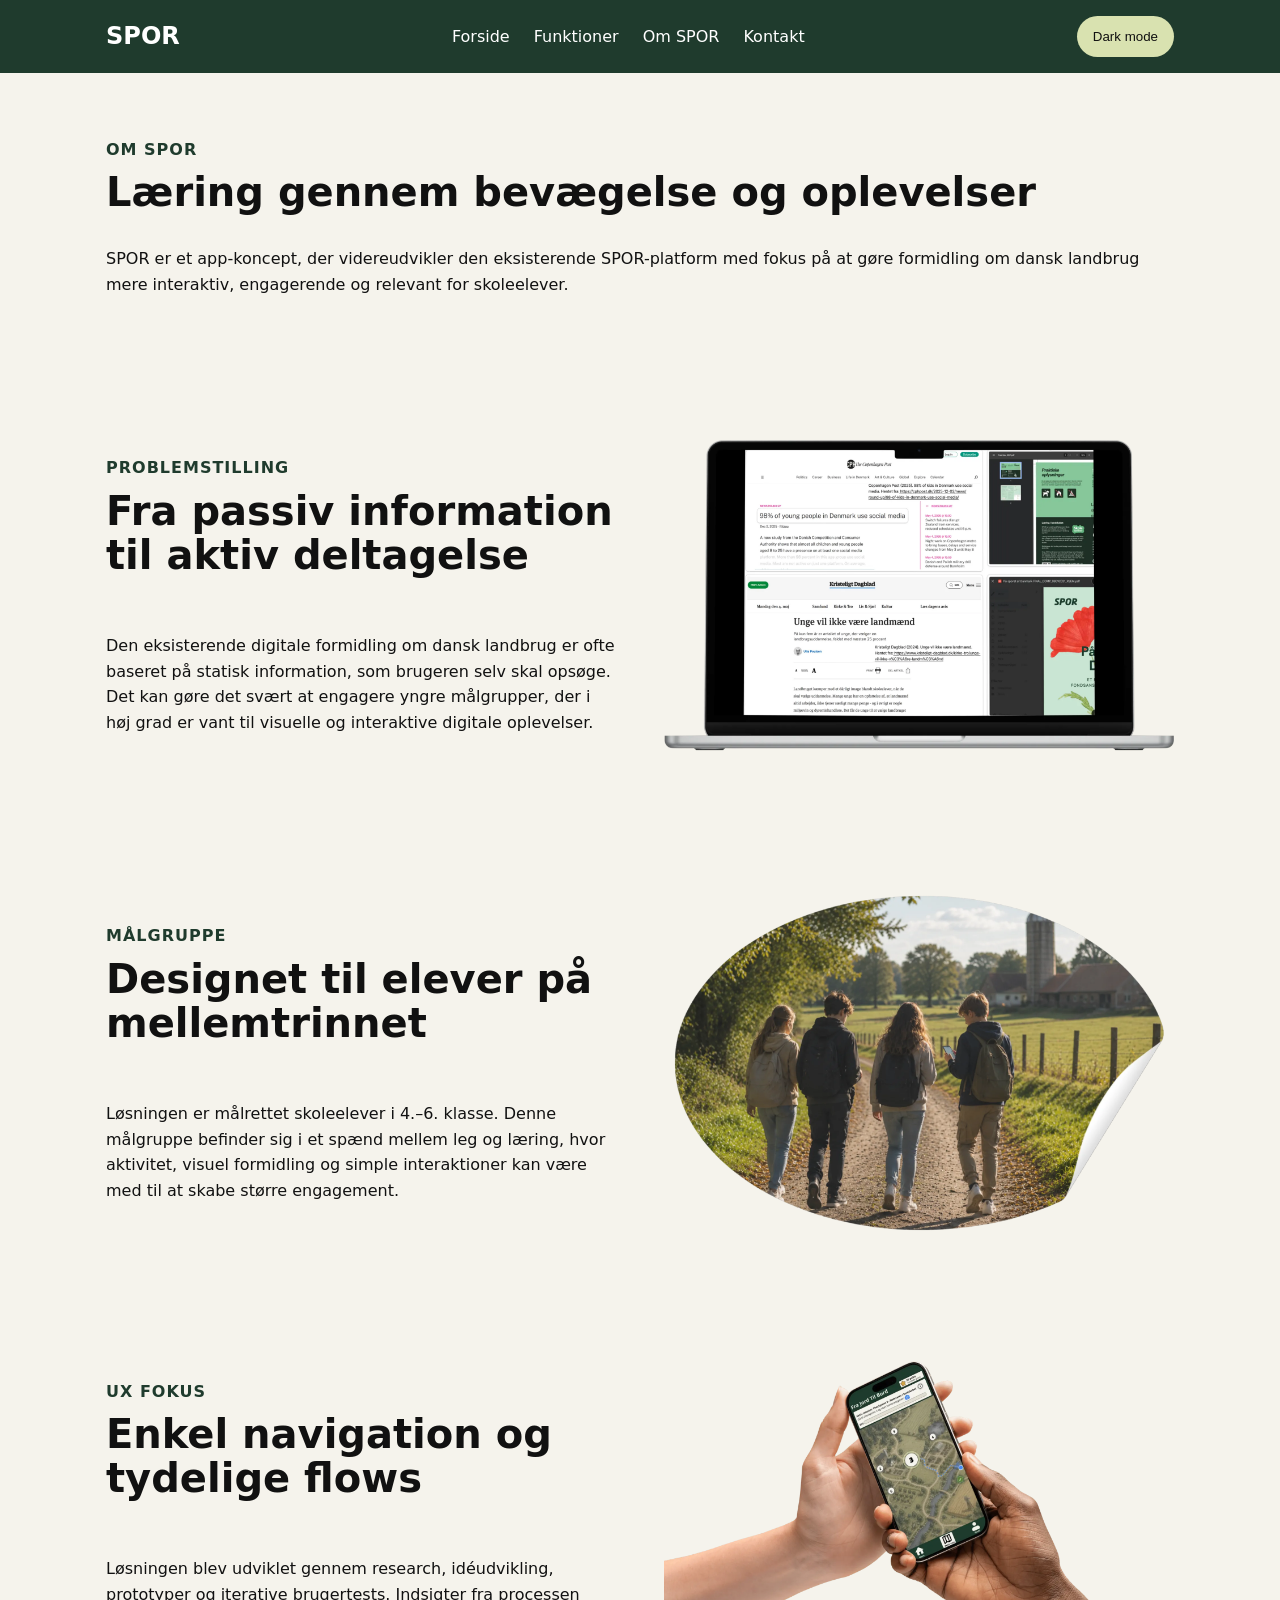
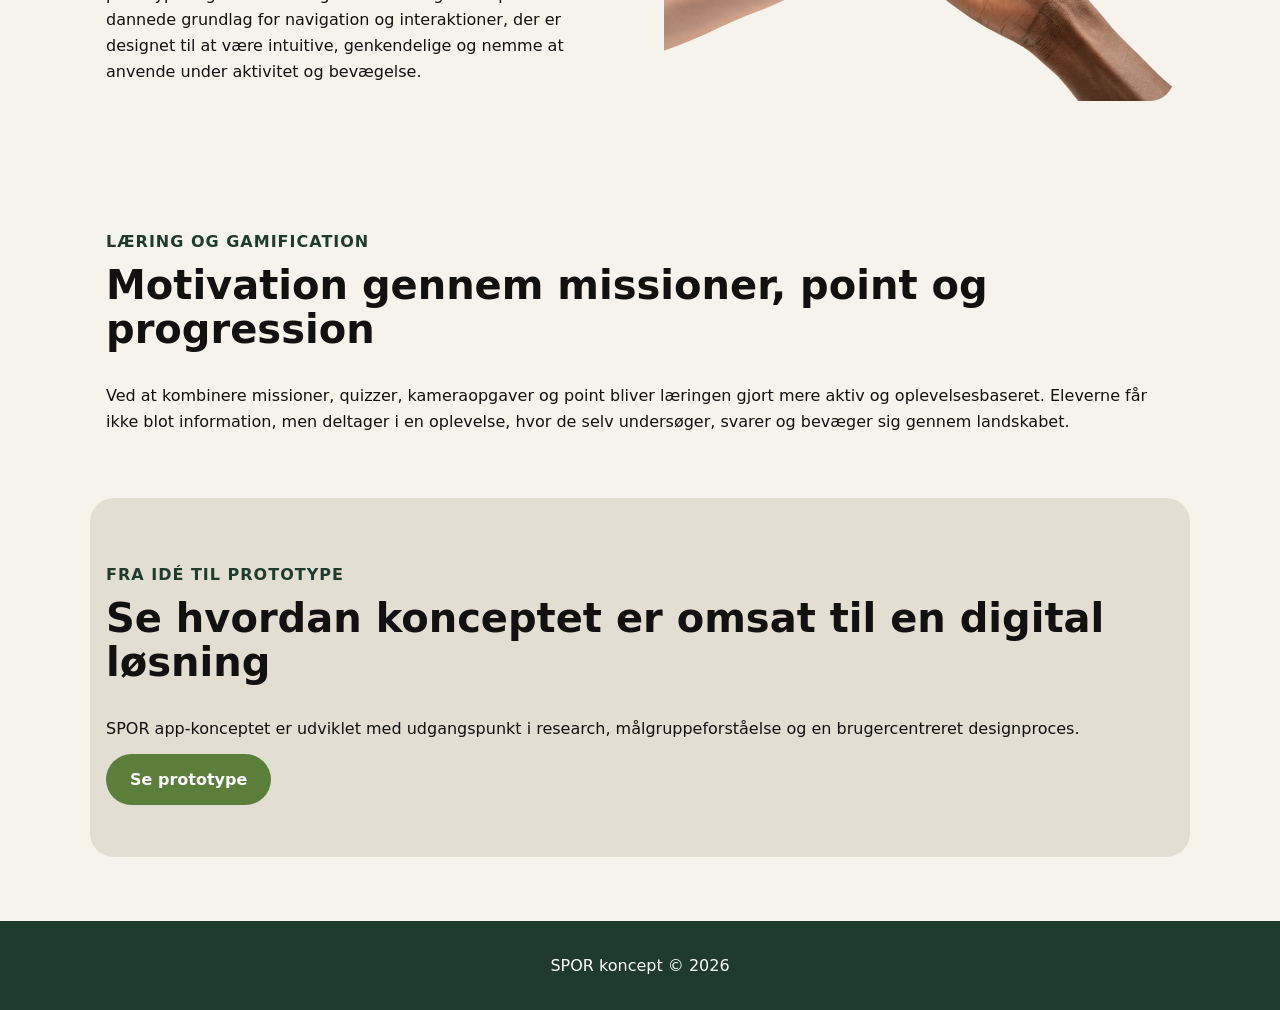
<file: Spor-landingpage/om-spor.html>
<!DOCTYPE html>
<html lang="da">

<head>

  <!-- Tegnsæt så danske bogstaver fungerer -->
  <meta charset="UTF-8">

  <!-- Gør siden responsiv på mobil -->
  <meta name="viewport" content="width=device-width, initial-scale=1.0">

  <!-- SEO beskrivelse -->
  <meta name="description"
    content="Læs om tankerne bag SPOR app-konceptet, målgruppen og hvordan løsningen kombinerer læring, bevægelse og digital interaktion.">

  <!-- SEO keywords -->
  <meta name="keywords"
    content="SPOR, dansk landbrug, UX design, læring, skoleelever, interaktiv læring, gamification">

  <!-- Forfatter -->
  <meta name="author" content="Anton Panum Frees">

  <!-- Titel i browser-tab -->
  <title>SPOR – Om projektet</title>

  <!-- Forbinder HTML med stylesheet -->
  <link rel="stylesheet" href="style.css">

  <!-- Forbinder HTML med JavaScript. Defer gør at scriptet først kører efter HTML'en er loaded. -->
  <script src="script.js" defer></script>

</head>

<body>

  <!-- Header fungerer som den overordnede top-container omkring navigation/navbar -->
  <header class="header">

    <!-- Navigation -->
    <nav class="navbar">

      <!-- Logo -->
      <a href="index.html" class="logo">
        SPOR
      </a>

      <!-- Navigation links -->
      <div class="navigation-links">

       <a href="index.html">Forside</a>
        <a href="funktioner.html">Funktioner</a>
        <a href="om-spor.html">Om SPOR</a>
        <a href="kontakt.html">Kontakt</a>
      </div>

      <!-- Dark mode knap -->
      <button class="tema-knap" id="tema-knap">
        Dark mode
      </button>

    </nav>

  </header>



  <!-- Main indeholder sidens primære indhold -->
  <main>

    <!-- ======================================== -->
    <!-- SIDE INTRO -->
    <!-- ======================================== -->

    <section class="sektion">

      <!-- Genbrugelig header til sektioner -->
      <div class="sektion-header">

        <p class="lille-overskrift">
          Om SPOR
        </p>

        <h2>
          Læring gennem bevægelse og oplevelser
        </h2>

      </div>

      <p>
        SPOR er et app-koncept, der videreudvikler den eksisterende SPOR-platform
        med fokus på at gøre formidling om dansk landbrug mere interaktiv,
        engagerende og relevant for skoleelever.
      </p>

    </section>



    <!-- ======================================== -->
    <!-- PROBLEMSTILLING -->
    <!-- ======================================== -->

    <section class="sektion prototype-sektion">

      <!-- Tekst indhold -->
      <div>

        <div class="sektion-header">

          <p class="lille-overskrift">
            Problemstilling
          </p>

          <h2>
            Fra passiv information til aktiv deltagelse
          </h2>

        </div>

        <p>
          Den eksisterende digitale formidling om dansk landbrug er ofte baseret på statisk information, som brugeren selv skal opsøge. Det kan gøre det svært at engagere yngre målgrupper, der i høj grad er vant til visuelle og interaktive digitale oplevelser.   
        </p>

      </div>

      <!-- Billede -->
      <div class="prototype-kort">

        <img src="billeder/spor.sekundaer-research.webp" alt="research om målgruppen (skoleelever på mellemtrinnet) og deres digitale vaner" loading="lazy">

      </div>

    </section>



    <!-- ======================================== -->
    <!-- MÅLGRUPPE -->
    <!-- ======================================== -->

    <section class="sektion prototype-sektion">

      <!-- Tekst indhold -->
      <div>

        <div class="sektion-header">

          <p class="lille-overskrift">
            Målgruppe
          </p>

          <h2>
            Designet til elever på mellemtrinnet
          </h2>

        </div>

        <p>
          Løsningen er målrettet skoleelever i 4.–6. klasse. Denne målgruppe befinder
          sig i et spænd mellem leg og læring, hvor aktivitet, visuel formidling og
          simple interaktioner kan være med til at skabe større engagement.
        </p>

      </div>

      <!-- Billede -->
      <div class="prototype-kort">

        <img src="billeder/spor.målgruppe.webp" alt="Skoleelever på mellemtrinnet i naturen" loading="lazy">

      </div>

    </section>



    <!-- ======================================== -->
    <!-- UX FOKUS -->
    <!-- ======================================== -->

    <section class="sektion prototype-sektion">

      <!-- Tekst indhold -->
      <div>

        <div class="sektion-header">

          <p class="lille-overskrift">
            UX fokus
          </p>

          <h2>
            Enkel navigation og tydelige flows
          </h2>

        </div>

        <p>
         Løsningen blev udviklet gennem research, idéudvikling, prototyper og iterative brugertests. Indsigter fra processen dannede grundlag for navigation og interaktioner, der er designet til at være intuitive, genkendelige og nemme at anvende under aktivitet og bevægelse.
        </p>

      </div>

      <!-- Billede -->
      <div class="prototype-kort">

        <img src="billeder/spor.ux-fokus.webp" alt="Mockup af SPOR appens UX fokus på enkelhed og tydelige flows" loading="lazy">

      </div>

    </section>



    <!-- ======================================== -->
    <!-- LÆRING OG GAMIFICATION -->
    <!-- ======================================== -->

    <section class="sektion">

      <div class="sektion-header">

        <p class="lille-overskrift">
          Læring og gamification
        </p>

        <h2>
          Motivation gennem missioner, point og progression
        </h2>

      </div>

      <p>
        Ved at kombinere missioner, quizzer, kameraopgaver og point bliver læringen
        gjort mere aktiv og oplevelsesbaseret. Eleverne får ikke blot information,
        men deltager i en oplevelse, hvor de selv undersøger, svarer og bevæger sig
        gennem landskabet.
      </p>

    </section>



    <!-- ======================================== -->
    <!-- AFSLUTTENDE CTA -->
    <!-- ======================================== -->

    <section class="sektion baeredygtighed">

      <div class="sektion-header">

        <p class="lille-overskrift">
          Fra idé til prototype
        </p>

        <h2>
          Se hvordan konceptet er omsat til en digital løsning
        </h2>

      </div>

      <p>
        SPOR app-konceptet er udviklet med udgangspunkt i research,
        målgruppeforståelse og en brugercentreret designproces.
      </p>

      <br>

      <a href="https://www.figma.com/proto/ofaO7AwVZZghvjfAzsqQog/Eksamen-FINAL--design-?page-id=0%3A1&node-id=318-8510&viewport=-16473%2C-22818%2C0.53&t=YTP2ItPjMyg0fn0F-1&scaling=scale-down&content-scaling=fixed&starting-point-node-id=318%3A7901" target="_blank" class="primaer-knap">
        Se prototype
      </a>

    </section>

  </main>



  <!-- ======================================== -->
  <!-- FOOTER -->
  <!-- ======================================== -->

  <footer class="footer">

    <p>
      SPOR koncept © 2026
    </p>

  </footer>

</body>

</html>
</file>
<file: Spor-landingpage-minify/style.css>
a,body{color:var(--tekstfarve)}.navbar,.navigation-links{display:flex;display:flex}.logo,.navigation-links a{color:var(--hvid)}.forside,.navbar{margin:auto;max-width:1100px}.forside,.navbar,.sektion{max-width:1100px}.forside h1,.sektion h2{font-size:2.5rem;line-height:1.1}:root{--mork-groen:#1F3B2D;--groen:#5B7F3A;--lys-groen:#D9E2B0;--beige:#F5F3EC;--baggrundsfarve:#F5F3EC;--kort-farve:#E3DED2;--tekstfarve:#111111;--hvid:#FFFFFF;--lille-overskrift-farve:var(--mork-groen);--font:system-ui,sans-serif}body.dark-mode{--baggrundsfarve:#1F3B2D;--kort-farve:#2C4A3A;--tekstfarve:#F5F3EC;--hvid:#F5F3EC;--lille-overskrift-farve:var(--lys-groen)}*{margin:0;padding:0;box-sizing:border-box}html{scroll-behavior:smooth}body{font-family:var(--font);background-color:var(--baggrundsfarve);line-height:1.6}a{text-decoration:none}.header{position:sticky;top:0;background-color:var(--mork-groen);z-index:10}.navbar{padding:1rem;flex-direction:column;gap:0;align-items:center}.logo{font-size:1.5rem;font-weight:700}.navigation-links{flex-wrap:wrap;justify-content:center;gap:1rem;flex-wrap:wrap;justify-content:center;gap:.5rem}.tema-knap{background-color:var(--lys-groen);color:#111;border:none;padding:.8rem 1rem;border-radius:999px;cursor:pointer;appearance:none;-webkit-appearance:none;margin-top: 0.8rem;}.forside{padding:3rem 1rem;display:grid;grid-template-columns:1fr;gap:3rem;align-items:center}.primaer-knap,.sekundaer-knap{padding:1rem 1.5rem;font-weight:700}.forside h1{margin-bottom:1rem}.forside-beskrivelse{margin-bottom:1.5rem}.lille-overskrift{color:var(--lille-overskrift-farve);font-weight:700;text-transform:uppercase;letter-spacing:1px;margin-bottom:.5rem}.sektion-header{margin-bottom:2rem}.sektion-header h2{margin:0;overflow-wrap:break-word}.forside-knapper{display:flex;gap:1rem;flex-wrap:wrap}.funktion-grid,.prototype-sektion{display:grid;grid-template-columns:1fr}.primaer-knap{background-color:var(--groen);color:var(--hvid);border-radius:999px;width:fit-content}.baeredygtighed,.funktion-kort{background-color:var(--kort-farve)}.sekundaer-knap{border:2px solid var(--groen);color:var(--tekstfarve);border-radius:999px}.forside-billede img,.prototype-kort img{width:100%;border-radius:24px;display:block}.sektion{margin:auto;padding:4rem 1rem}.funktion-grid{gap:1.5rem}.funktion-kort{padding:1.5rem;border-radius:20px}.funktion-kort h3{margin-bottom:1rem}.prototype-sektion{gap:3rem;align-items:center}.prototype-sektion>div:first-child{display:flex;flex-direction:column;gap:1.5rem}.baeredygtighed{border-radius:24px;margin-bottom:4rem}.footer{background-color:var(--mork-groen);color:var(--hvid);text-align:center;padding:2rem 1rem}@media screen and (min-width:768px){.tema-knap {margin-top: 0;}.navigation-links{gap:1.5rem}.navbar{flex-direction:row;justify-content:space-between}.forside{grid-template-columns:1fr 1fr;padding:5rem 1rem}.forside h1{font-size:3.5rem}.funktion-grid{grid-template-columns:repeat(3,1fr)}.prototype-sektion{grid-template-columns:1fr 1fr}.forside-billede img{height:500px;object-fit:cover}}
</file>
<file: Spor-landingpage/style.css>
/* Stylesheet */

/* Variabler */
:root {

  /* Farver */
  --mork-groen: #1F3B2D;
  --groen: #5B7F3A;
  --lys-groen: #D9E2B0;
  --beige: #F5F3EC;

  --baggrundsfarve: #F5F3EC;
  --kort-farve: #E3DED2;
  --tekstfarve: #111111;
  --hvid: #FFFFFF;
  --lille-overskrift-farve: var(--mork-groen);

  /* Font */
  /* Bruger computerens/systemets standard skrifttype. Sans-serif er fallback hvis system-fonten ikke kan bruges. */
  --font: system-ui, sans-serif;
}



/* Dark mode */

/* Ændrer farve-variablerne når dark-mode klassen er aktiv på body. I stedet for at style hvert element individuelt, skiftes hele sidens farvetema ved at opdatere CSS variablerne. */
body.dark-mode {
  --baggrundsfarve: #1F3B2D;
  --kort-farve: #2C4A3A;
  --tekstfarve: #F5F3EC;
  --hvid: #F5F3EC;
  --lille-overskrift-farve: var(--lys-groen);
}



/* Browser reset */

* {

  /* Fjerner browserens standard margin */
  margin: 0;

  /* Fjerner browserens standard padding */
  padding: 0;

  /* Gør størrelser mere forudsigelige ved at inkludere padding og border i elementets samlede width/height. */
  box-sizing: border-box;

}



/* Smooth scrolling */

html {
  scroll-behavior: smooth;
}



/* Base styling */

body {
  font-family: var(--font);
  background-color: var(--baggrundsfarve);
  color: var(--tekstfarve);

  /* Giver lidt luft mellem linjerne for bedre læsbarhed */
  line-height: 1.6;
}



/* Fjerner understregen på links */

a {
  text-decoration: none;
  color: var(--tekstfarve);
}



/* Header */

.header {
  position: sticky;

  /* Placerer headeren helt i toppen når man scroller */
  top: 0;

  background-color: var(--mork-groen);

  /* Sørger for at headeren altid ligger ovenpå andre elementer */
  z-index: 10;
}



/* Navigation */

.navbar {

  /* Maks bredde på indholdet. På mindre skærme bliver elementet automatisk mindre, men på store skærme stopper bredden ved 1100px så layoutet ikke bliver for bredt. */
  max-width: 1100px;

  /* Centrerer navbaren */
  margin: auto;

  /* Luft inde i navbaren */
  padding: 1rem;

  /* 
  Aktiverer flexbox-layout, som gør det nemmere
  at styre placering, spacing og alignment af elementer.

  Flexbox starter som standard i row-retning,
  så navigation-links placeres vandret på række.
  */
  display: flex;

  /* Mobile-first: navbaren starter lodret på mobil */
  flex-direction: column;

  /* Afstand mellem logo/navigation */
  gap: 0rem;

  /* Centrerer elementerne vandret, fordi flex-direction er column */
  align-items: center;
}



/* Logo */

.logo {
  color: var(--hvid);

  /* 1rem svarer normalt til 16px i browseren. 1.5rem bliver derfor ca. 24px. Jeg bruger rem fordi størrelsen skalerer bedre på forskellige skærme og zoom-niveauer end faste px-værdier. */
  font-size: 1.5rem;

  font-weight: bold;
}



/* Navigation links */

.navigation-links {

  /* 
  Aktiverer flexbox-layout, som gør det nemmere
  at styre placering, spacing og alignment af elementer.

  Flexbox starter som standard i row-retning,
  så navigation-links placeres vandret på række.
  */
  display: flex;

  /* Tillader links at hoppe ned på næste linje hvis der ikke er plads nok */
  flex-wrap: wrap;

  /* Centrerer linksene vandret */
  justify-content: center;

  /* Afstand mellem links */
  gap: 1rem;
}

.navigation-links a {
  color: var(--hvid);
}



/* Tema knap */

.tema-knap {
  background-color: var(--lys-groen);
  /* Jeg bruger ikke variabel til "dark mode" tekstfarven, da tekstfarve i dark mode ændres fra sort til hvid. Hvis jeg brugte variabel, ville tema-knappen også blive hvid i dark mode, og dermed næsten usynlig på den lyse baggrund. */
  color: #111111;

  /* Fjerner standard browser-kant */
  border: none;

  /* Luft inde i knappen. Første værdi = top/bund, anden værdi = venstre/højre */
  padding: 0.8rem 1rem;

  /* Gør hjørnerne meget runde. 999px bruges til knapper for at skabe et capsule-design, som automatisk tilpasser sig forskellige størrelser. */
  border-radius: 999px;

  /* Viser hånd-cursor når man holder mus over knappen */
  cursor: pointer;
  /* Fjerner iPhone/Safari standard styling på knapper */

  /* Safari/iPhone blå tekstfarve fix */
  appearance: none;
  -webkit-appearance: none;
}

  .navigation-links {
  display: flex;
  flex-wrap: wrap;
  justify-content: center;
  gap: 0.5rem;
}


/* Forside */

.forside {

  /* Maks bredde på indholdet */
  max-width: 1100px;

  /* Centrerer forside-elementerne på siden */
  margin: auto;

  /* Mobile-first: mindre luft på mobil */
  padding: 3rem 1rem;

  /* Aktiverer CSS grid layout */
  display: grid;

  /* Mobile-first: 1 kolonne, så tekst og billede står lodret */
  grid-template-columns: 1fr;

  /* Afstand mellem tekst og billede */
  gap: 3rem;

  /* Centrerer elementer lodret i grid-layoutet så de står pænt ud for hinanden, selvom indholdet har forskellig højde. */
  align-items: center;
}



/* Forside overskrift */

.forside h1 {

  /* Mobile-first: mindre overskrift på mobil */
  font-size: 2.5rem;

  /* Gør linjerne i overskriften mere kompakte */
  line-height: 1.1;

  /* Luft under overskriften */
  margin-bottom: 1rem;
}



/* Forside beskrivelse */

.forside-beskrivelse {

  /* Luft under brødteksten */
  margin-bottom: 1.5rem;
}



/* Lille overskrift */

.lille-overskrift {
  color: var(--lille-overskrift-farve);

  font-weight: bold;

  /* Gør teksten med store bogstaver */
  text-transform: uppercase;

  /* Giver lidt ekstra plads mellem bogstaverne */
  letter-spacing: 1px;

  /* Ens afstand fra lille grøn overskrift til overskriften under */
  margin-bottom: 0.5rem;
}



/* Genbrugelig sektion-header */

/* 
Bruges til den lille grønne overskrift + h2.

Når flere sektioner bruger samme wrapper,
bliver afstanden mellem grøn overskrift og sort overskrift ens.
*/
.sektion-header {
  margin-bottom: 2rem;
}

.sektion-header h2 {

  /* Fjerner browserens standard margin, så spacing styres ens */
  margin: 0;
}



/* CTA knapper */

.forside-knapper {

  /* 
  Aktiverer flexbox-layout, som gør det nemmere
  at styre placering, spacing og alignment af elementer.

  Flexbox starter som standard i row-retning,
  så knapperne placeres vandret på række.
  */
  display: flex;

  /* Afstand mellem knapperne */
  gap: 1rem;

  /* Tillader knapperne at gå ned på næste linje på mindre skærme, hvis der ikke er nok plads */
  flex-wrap: wrap;
}



/* Primær knap */

.primaer-knap {
  background-color: var(--groen);
  color: var(--hvid);

  padding: 1rem 1.5rem;

  /* Gør hjørnerne meget runde. 999px bruges til knapper for at skabe et capsule-design, som automatisk tilpasser sig forskellige størrelser. */
  border-radius: 999px;

  font-weight: bold;

  /* Gør at knappen kun er så bred som dens indhold */
  width: fit-content;
}



/* Sekundær knap */

.sekundaer-knap {
  border: 2px solid var(--groen);
  color: var(--tekstfarve);

  padding: 1rem 1.5rem;

  /* Gør hjørnerne meget runde. 999px bruges til knapper for at skabe et capsule-design, som automatisk tilpasser sig forskellige størrelser. */
  border-radius: 999px;

  font-weight: bold;
}



/* Billeder */

.forside-billede img,
.prototype-kort img {

  /* Gør billedet lige så bredt som containeren */
  width: 100%;

  /* Gør billedets hjørner mere runde */
  border-radius: 24px;

  /* Fjerner ekstra luft under billedet ved at gøre det til et block-element */
  display: block;
}



/* Generelle sektioner */

.sektion {

  /* Maks bredde på sektionen så den ikke bliver for bred på store skærme */
  max-width: 1100px;

  /* Centrerer sektionen på siden */
  margin: auto;

  /* Luft inde i sektionen, top/bund og sider */
  padding: 4rem 1rem;
}



/* Overskrifter */

.sektion h2 {

  /* Gør alle h2-overskrifter inde i ".sektion" større */
  font-size: 2.5rem;

  /* Linjeafstand til store sektionsoverskrifter */
  line-height: 1.1;
}



/* Funktioner grid */

.funktion-grid {

  /* Aktiverer CSS grid layout */
  display: grid;

  /* Mobile-first: 1 kolonne, så kortene ligger under hinanden */
  grid-template-columns: 1fr;

  /* Giver luft mellem funktion-kortene i gridet */
  gap: 1.5rem;
}



/* Funktion kort */

.funktion-kort {
  background-color: var(--kort-farve);

  /* Luft inde i kortet */
  padding: 1.5rem;

  /* Gør kortets hjørner mere runde */
  border-radius: 20px;
}



/* Funktion overskrift */

.funktion-kort h3 {

  /* Luft under kortets overskrift */
  margin-bottom: 1rem;
}



/* Prototype sektion */

.prototype-sektion {

  /* Aktiverer CSS grid layout */
  display: grid;

  /* Mobile-first: 1 kolonne, så tekst og billede står lodret */
  grid-template-columns: 1fr;

  /* Afstand mellem tekst og billede */
  gap: 3rem;

  /* Centrerer elementer lodret i grid-layoutet */
  align-items: center;
}



/* Vælger kun den første direkte div i prototype-sektionen (tekst-indholdet), så billed-diven ikke påvirkes. ">" bruges for at sikre at det kun er direkte børn, så ingen nested divs bliver stylet uventet. */

.prototype-sektion > div:first-child {

  /* Aktiverer flexbox-layout */
  display: flex;

  /* Placerer elementerne lodret under hinanden, da flexbox som standard starter som row/vandret */
  flex-direction: column;

  /* Giver lodret afstand mellem prototype-tekst, knap osv. */
  gap: 1.5rem;
}



/* Bæredygtighed */

.baeredygtighed {
  background-color: var(--kort-farve);

  /* Gør sektionens hjørner mere runde */
  border-radius: 24px;

  /* Luft under sektionen */
  margin-bottom: 4rem;
}



/* Footer */

.footer {
  background-color: var(--mork-groen);
  color: var(--hvid);

  /* Centrerer teksten vandret */
  text-align: center;

  /* Luft inde i footeren */
  padding: 2rem 1rem;
}



/* ======================================== */
/* RESPONSIVE DESIGN */
/* ======================================== */

/* 
Mobile-first: Standard CSS er lavet til mobil først.

Denne media query aktiveres først når skærmen
er mindst 768px bred, og udvider layoutet
til tablet/desktop.
*/

@media screen and (min-width: 768px) {

  /* Navigation */

    .navigation-links {
  gap: 1.5rem;
}

  .navbar {

    /* Ændrer navbaren fra lodret mobil-layout til vandret desktop-layout */
    flex-direction: row;

    /* Placerer logo og navigation i hver sin side */
    justify-content: space-between;

  }



  /* Forside */

  .forside {

    /* Ændrer forside-gridet fra 1 kolonne til 2 lige store kolonner */
    grid-template-columns: 1fr 1fr;

    /* Mere luft på større skærme */
    padding: 5rem 1rem;
  }



  /* Forside overskrift */

  .forside h1 {

    /* Større overskrift på tablet/desktop */
    font-size: 3.5rem;
  }



  /* Funktion grid */

  .funktion-grid {

    /* Hurtigere måde at skrive 3 lige store kolonner på i stedet for 1fr 1fr 1fr */
    grid-template-columns: repeat(3, 1fr);
  }



  /* Prototype sektion */

  .prototype-sektion {

    /* Ændrer prototype-layoutet fra 1 kolonne til 2 lige store kolonner */
    grid-template-columns: 1fr 1fr;
  }



  /* Forside billede */

  .forside-billede img {

    /* Gør hero-billedet højere på større skærme */
    height: 500px;

    /* Sørger for at billedet beskæres pænt uden at blive strukket */
    object-fit: cover;
  }

}
</file>
